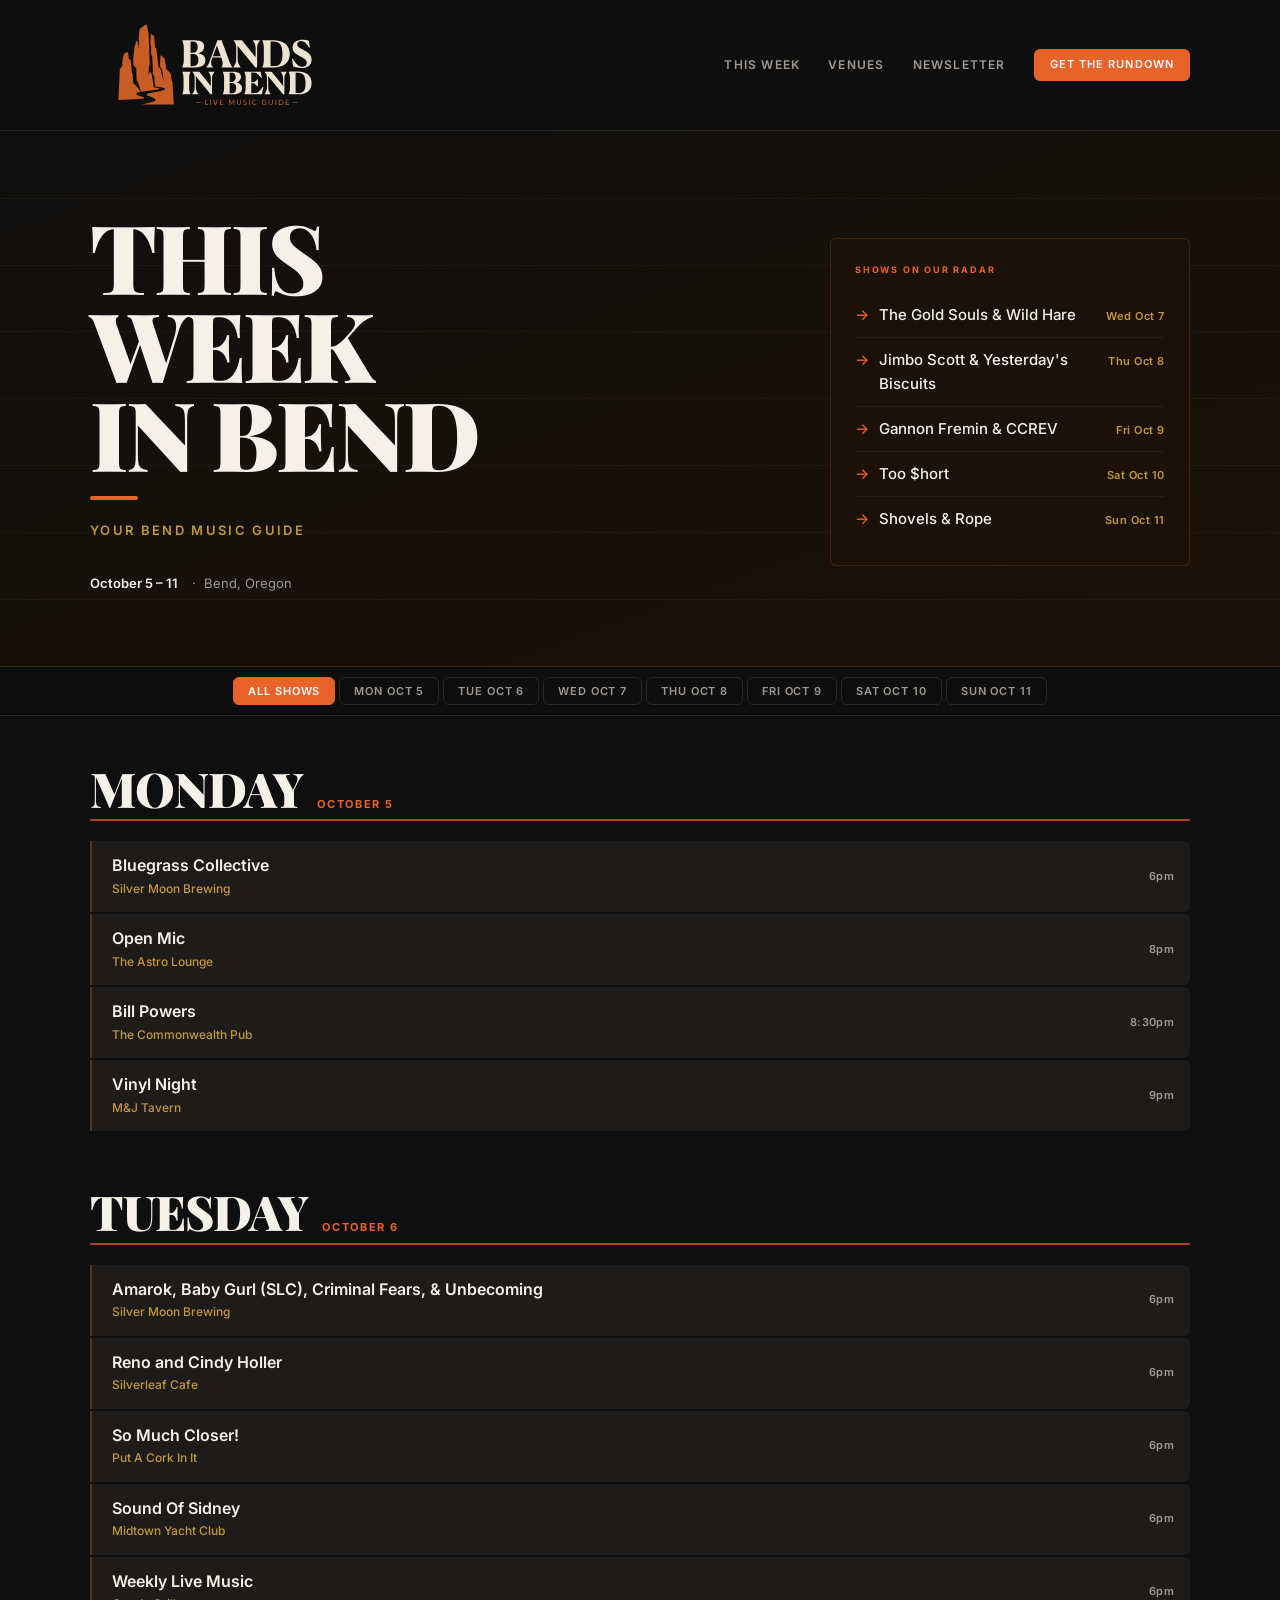
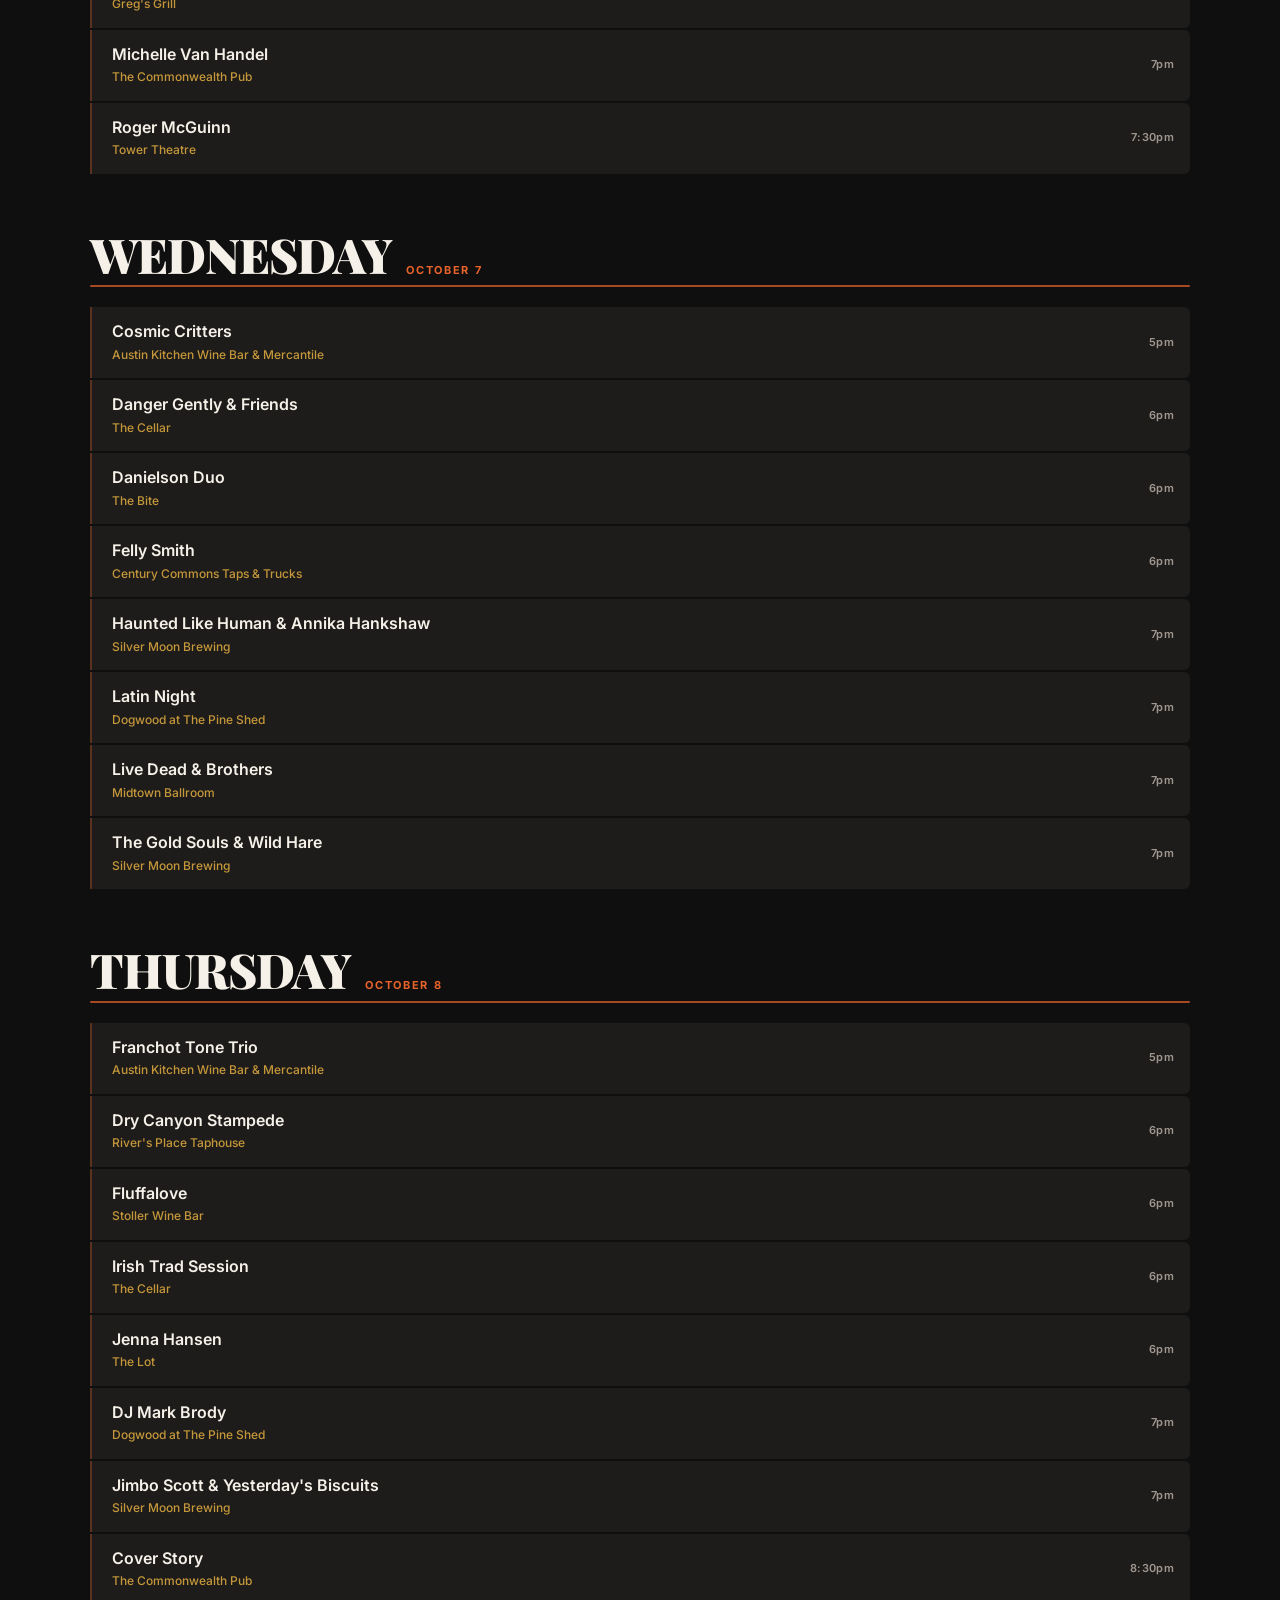
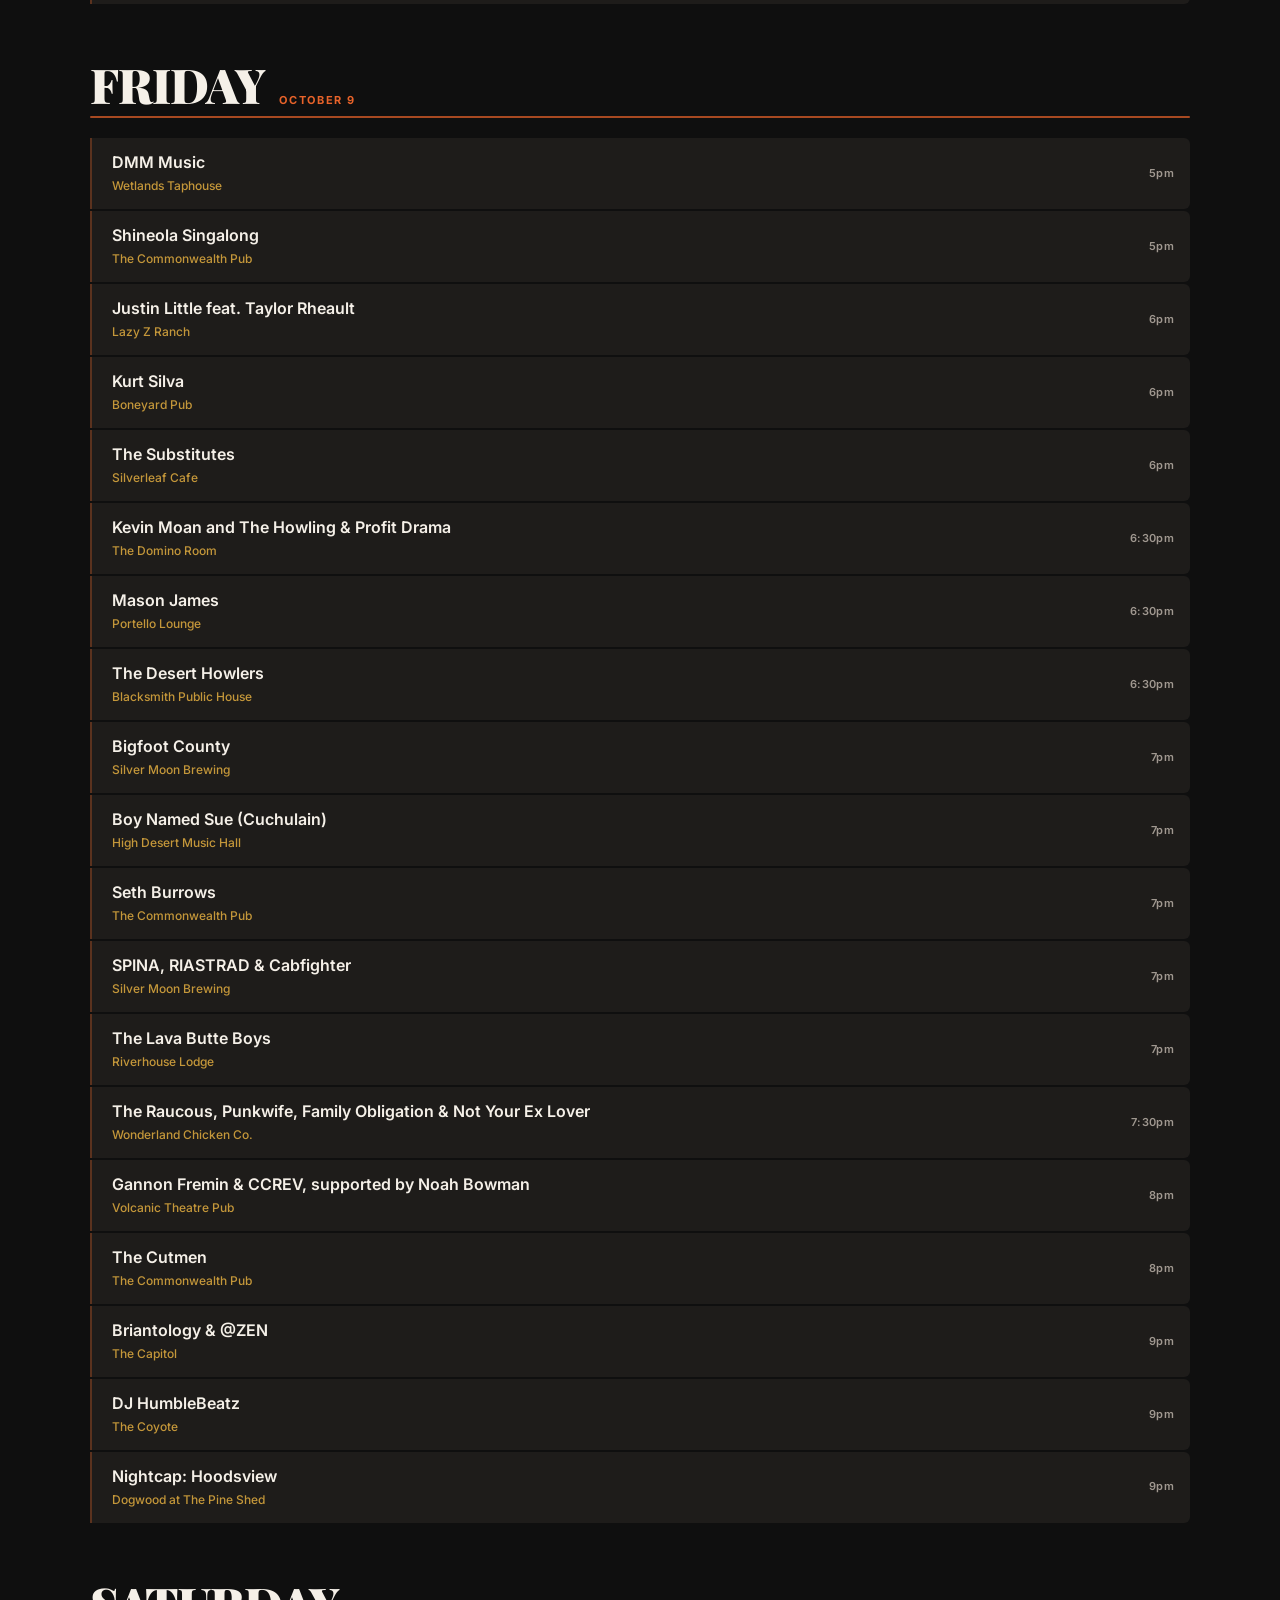
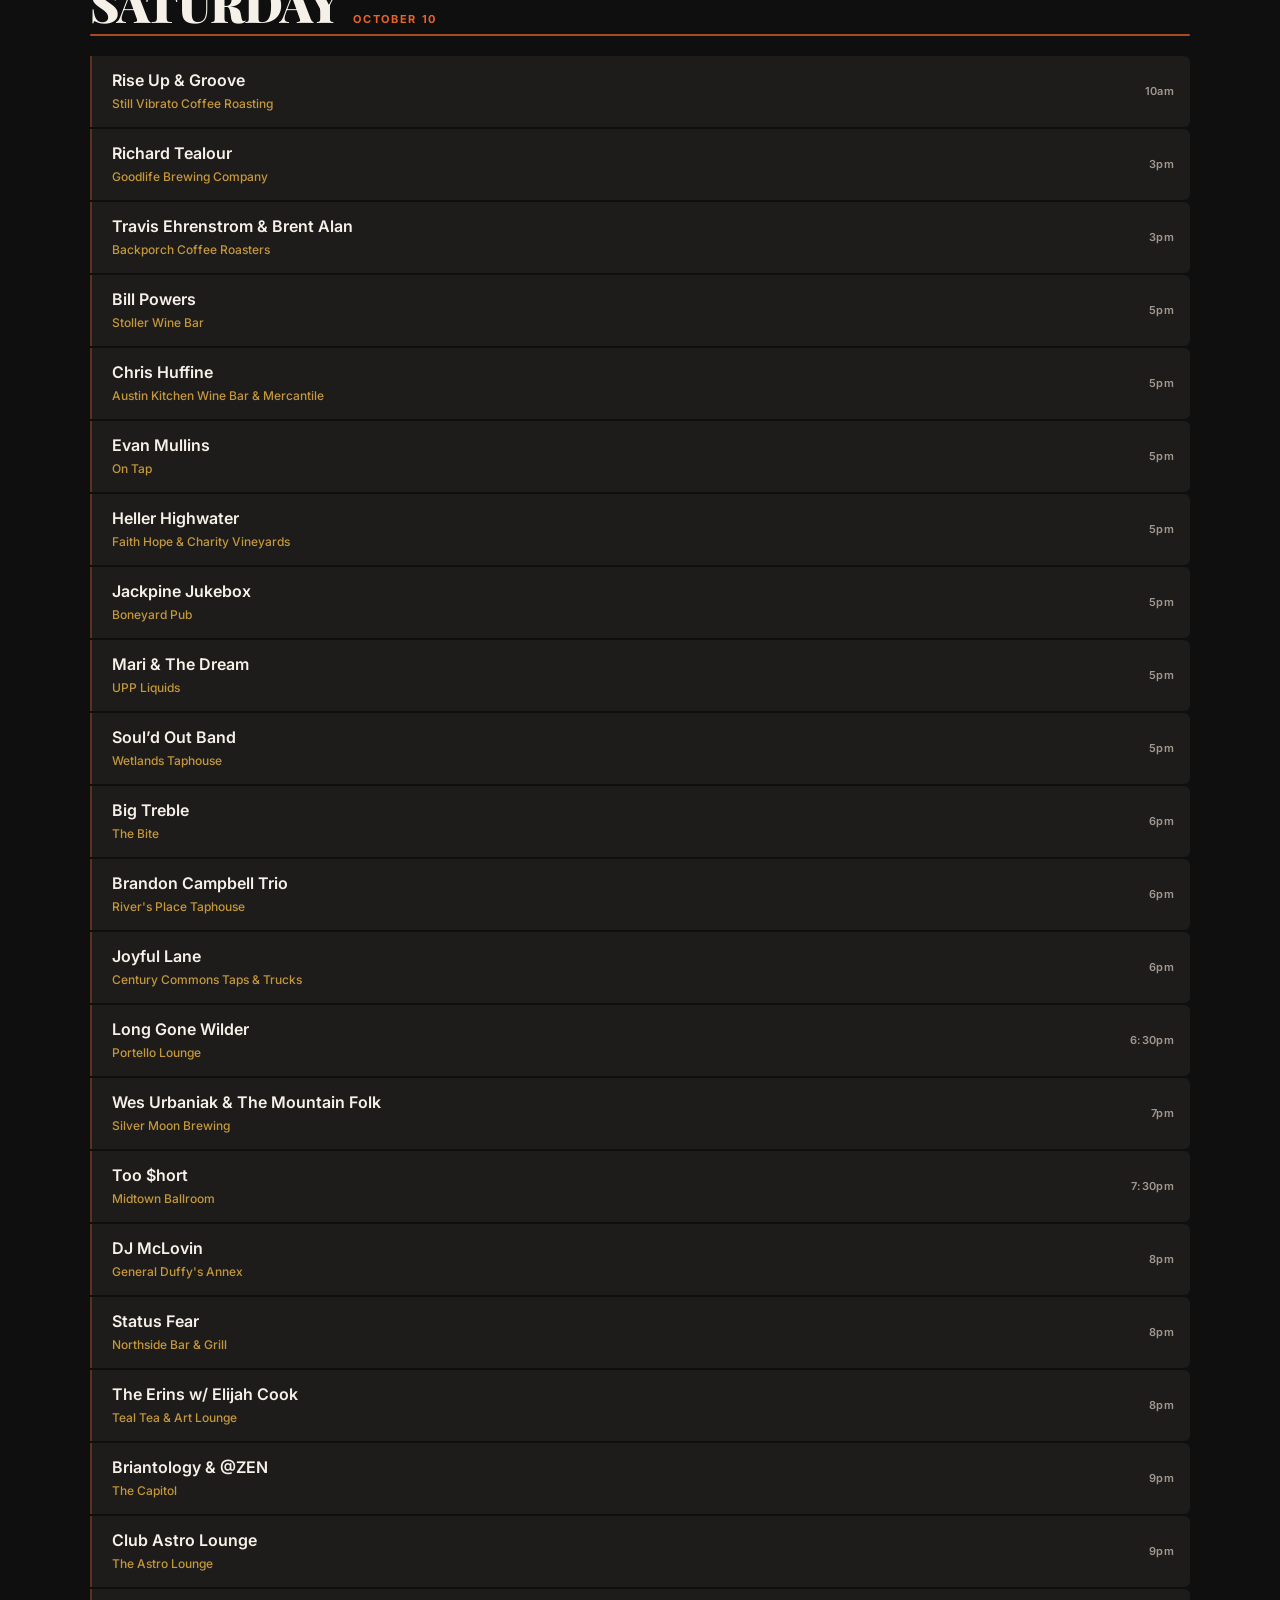
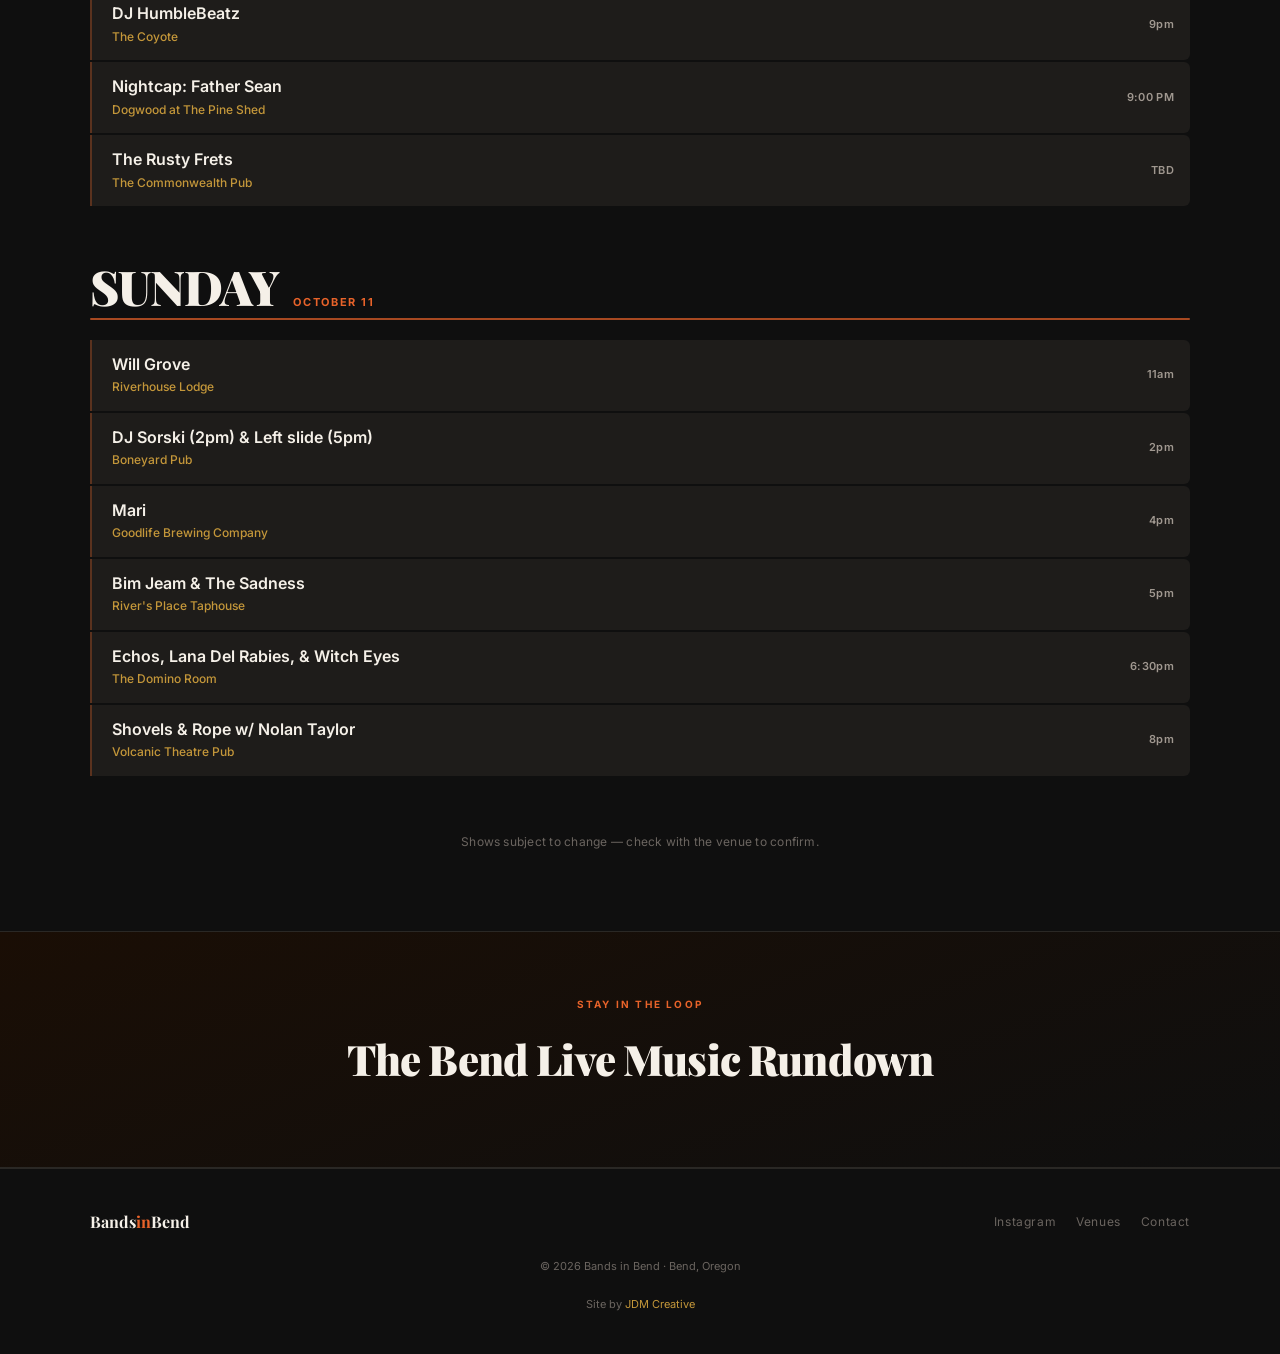
<file: index.html>
<!DOCTYPE html>
<html lang="en">
<head>
  <meta charset="UTF-8" />
  <meta name="viewport" content="width=device-width, initial-scale=1.0" />
  <title>Bands in Bend — Live Music in Bend, Oregon</title>
  <meta name="description" content="Your weekly guide to live music in Bend, Oregon. Shows, venues, and times — updated every week." />
  <meta property="og:title" content="Bands in Bend" />
  <meta property="og:description" content="Your weekly guide to live music in Bend, Oregon." />
  <meta property="og:type" content="website" />
  <meta property="og:url" content="https://bandsinbend.com" />
  <meta property="og:image" content="https://bandsinbend.com/og-image.png" />
  <meta property="og:image:width" content="1200" />
  <meta property="og:image:height" content="630" />
  <meta property="og:image:alt" content="Bands in Bend — Live Music Guide" />
  <meta name="twitter:card" content="summary_large_image" />
  <meta name="twitter:title" content="Bands in Bend" />
  <meta name="twitter:description" content="Your weekly guide to live music in Bend, Oregon." />
  <meta name="twitter:image" content="https://bandsinbend.com/og-image.png" />
  <meta name="theme-color" content="#0F0F0F" />
  <link rel="icon" type="image/svg+xml" href="favicon.svg" />
  <link rel="apple-touch-icon" href="apple-touch-icon.png" />
  <link rel="stylesheet" href="style.css" />
</head>
<body>

  <header>
    <div class="header-inner">
      <a href="/" class="logo"><img src="bands-in-bend-logo.svg" alt="Bands in Bend" /></a>
      <nav>
        <a href="#shows">This Week</a>
        <a href="venues.html">Venues</a>
        <a href="#newsletter">Newsletter</a>
        <a href="#newsletter" class="nav-cta">Get the Rundown</a>
      </nav>
    </div>
  </header>

  <section class="hero">
    <div class="hero-bg"></div>
    <div class="hero-lines" aria-hidden="true">
      <span style="top:12.5%"></span>
      <span style="top:25%"></span>
      <span style="top:37.5%"></span>
      <span style="top:50%"></span>
      <span style="top:62.5%"></span>
      <span style="top:75%"></span>
      <span style="top:87.5%"></span>
    </div>
    <div class="hero-content">
      <div>
        <h1 class="hero-title">THIS<br>WEEK<br>IN BEND</h1>
        <div class="hero-rule"></div>
        <div class="hero-sub">Your Bend Music Guide</div>
        <div class="hero-week">
          <strong id="week-label">This Week</strong>
          &nbsp;·&nbsp; Bend, Oregon
        </div>
      </div>
      <div class="highlights-card">
        <div class="highlights-label">Shows on Our Radar</div>
        <div id="highlights-list"></div>
      </div>
    </div>
  </section>

  <nav class="week-nav" aria-label="Filter by day">
    <div class="week-nav-inner" id="week-nav"></div>
  </nav>

  <section class="shows-section" id="shows">
    <div class="shows-inner" id="shows-container"></div>
    <p class="shows-disclaimer">Shows subject to change — check with the venue to confirm.</p>
  </section>

  <section class="newsletter" id="newsletter">
    <div class="newsletter-eyebrow">Stay in the loop</div>
    <h2 class="newsletter-title">The Bend Live Music Rundown</h2>
    <div class="newsletter-embed">
      <!-- Sender.net embedded signup form -->
      <div class="sender-form-field" data-sender-form-id="dL9y6j"></div>
    </div>
  </section>

  <footer>
    <div class="footer-inner">
      <div class="footer-logo">Bands<span>in</span>Bend</div>
      <div class="footer-links">
        <a href="https://www.instagram.com/bandsinbend" target="_blank">Instagram</a>
        <a href="venues.html">Venues</a>
        <a href="mailto:bandsinbend@gmail.com">Contact</a>
      </div>
      <div class="footer-copy">© 2026 Bands in Bend · Bend, Oregon</div>
      <div class="footer-credit">Site by <a href="https://jdmcreative.co" target="_blank" rel="noopener">JDM Creative</a></div>
    </div>
  </footer>

  <!-- Sender.net -->
  <script>
    (function (s, e, n, d, er) {
      s['Sender'] = er;
      s[er] = s[er] || function () {
        (s[er].q = s[er].q || []).push(arguments)
      }, s[er].l = 1 * new Date();
      s[er].on = function(event, callback) {
        s[er].listeners = s[er].listeners || {};
        (s[er].listeners[event] = s[er].listeners[event] || []).push(callback);
      };
      var a = e.createElement(n),
          m = e.getElementsByTagName(n)[0];
      a.async = 1;
      a.src = d;
      m.parentNode.insertBefore(a, m)
    })(window, document, 'script', 'https://cdn.sender.net/accounts_resources/universal.js', 'sender');
    sender('7b1d3a0c8d6841')
  </script>

  <script src="shows.js"></script>
  <script src="main.js"></script>

</body>
</html>
</file>
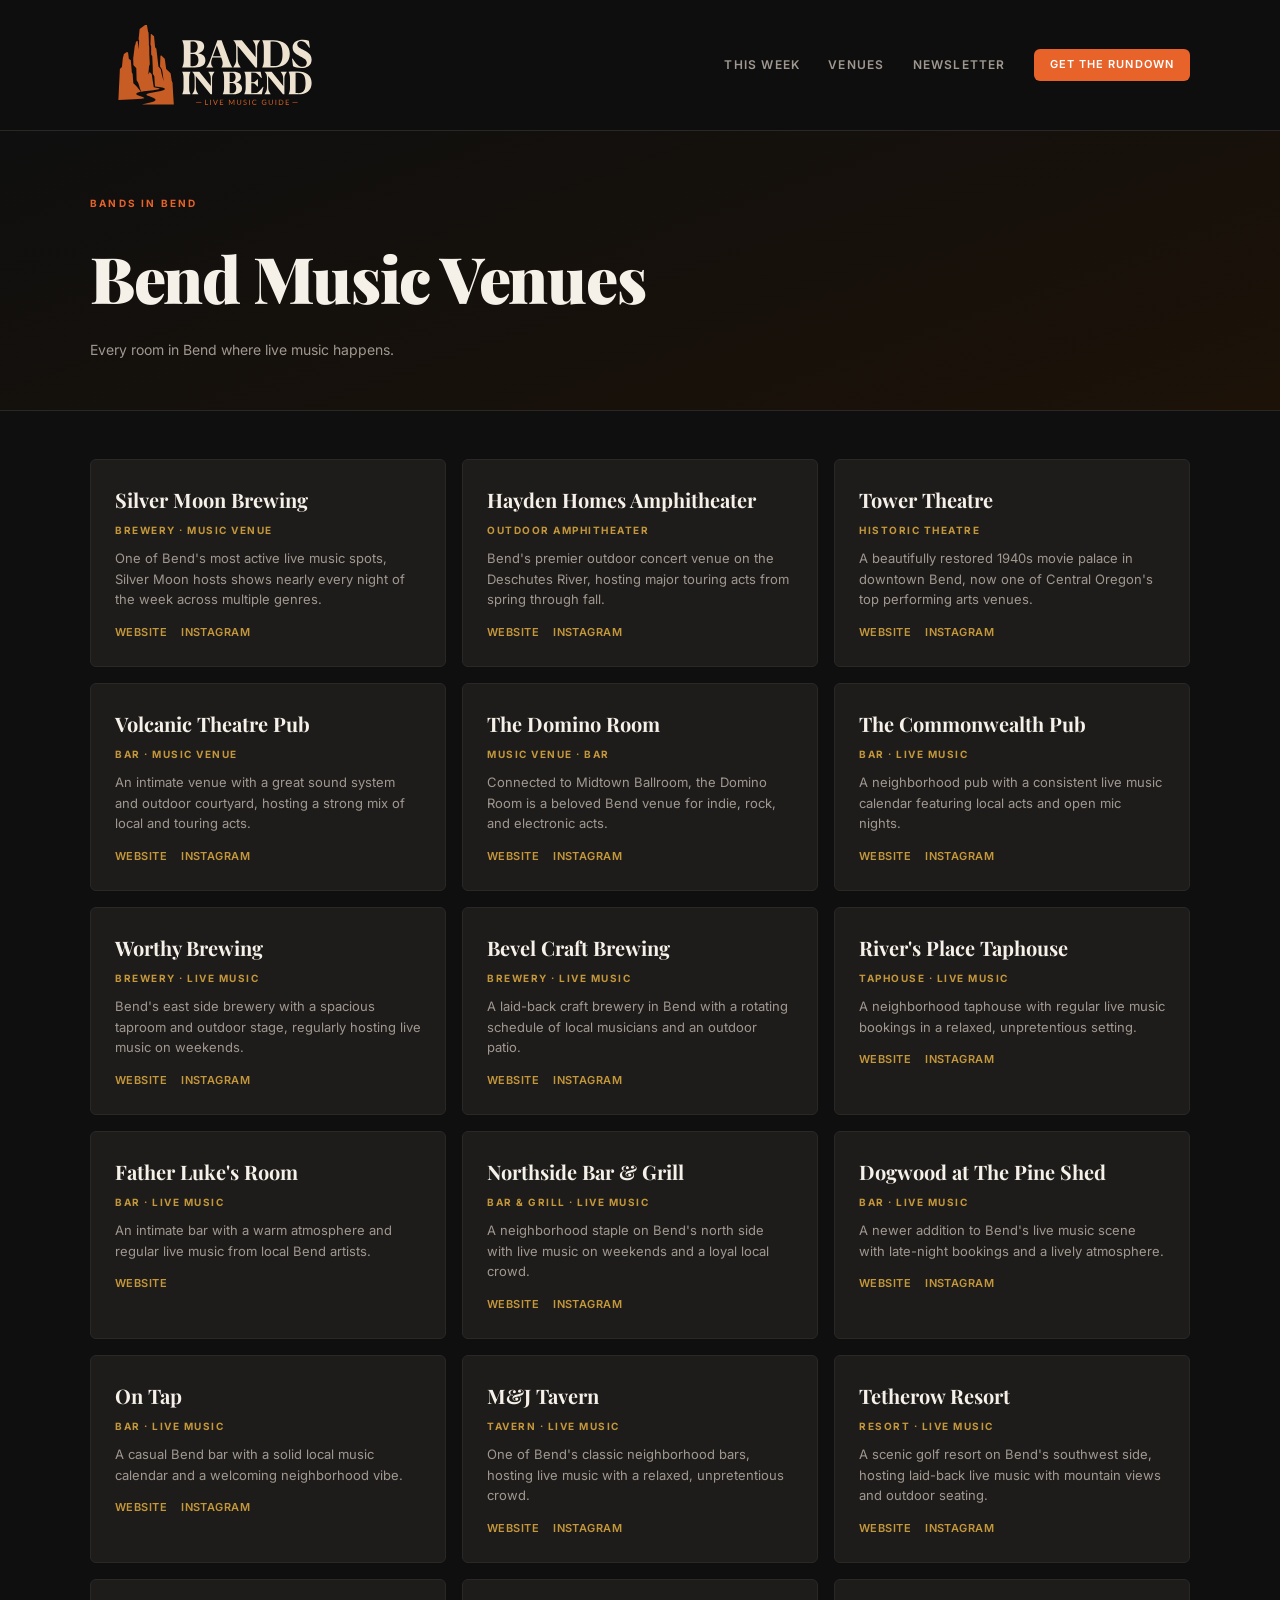
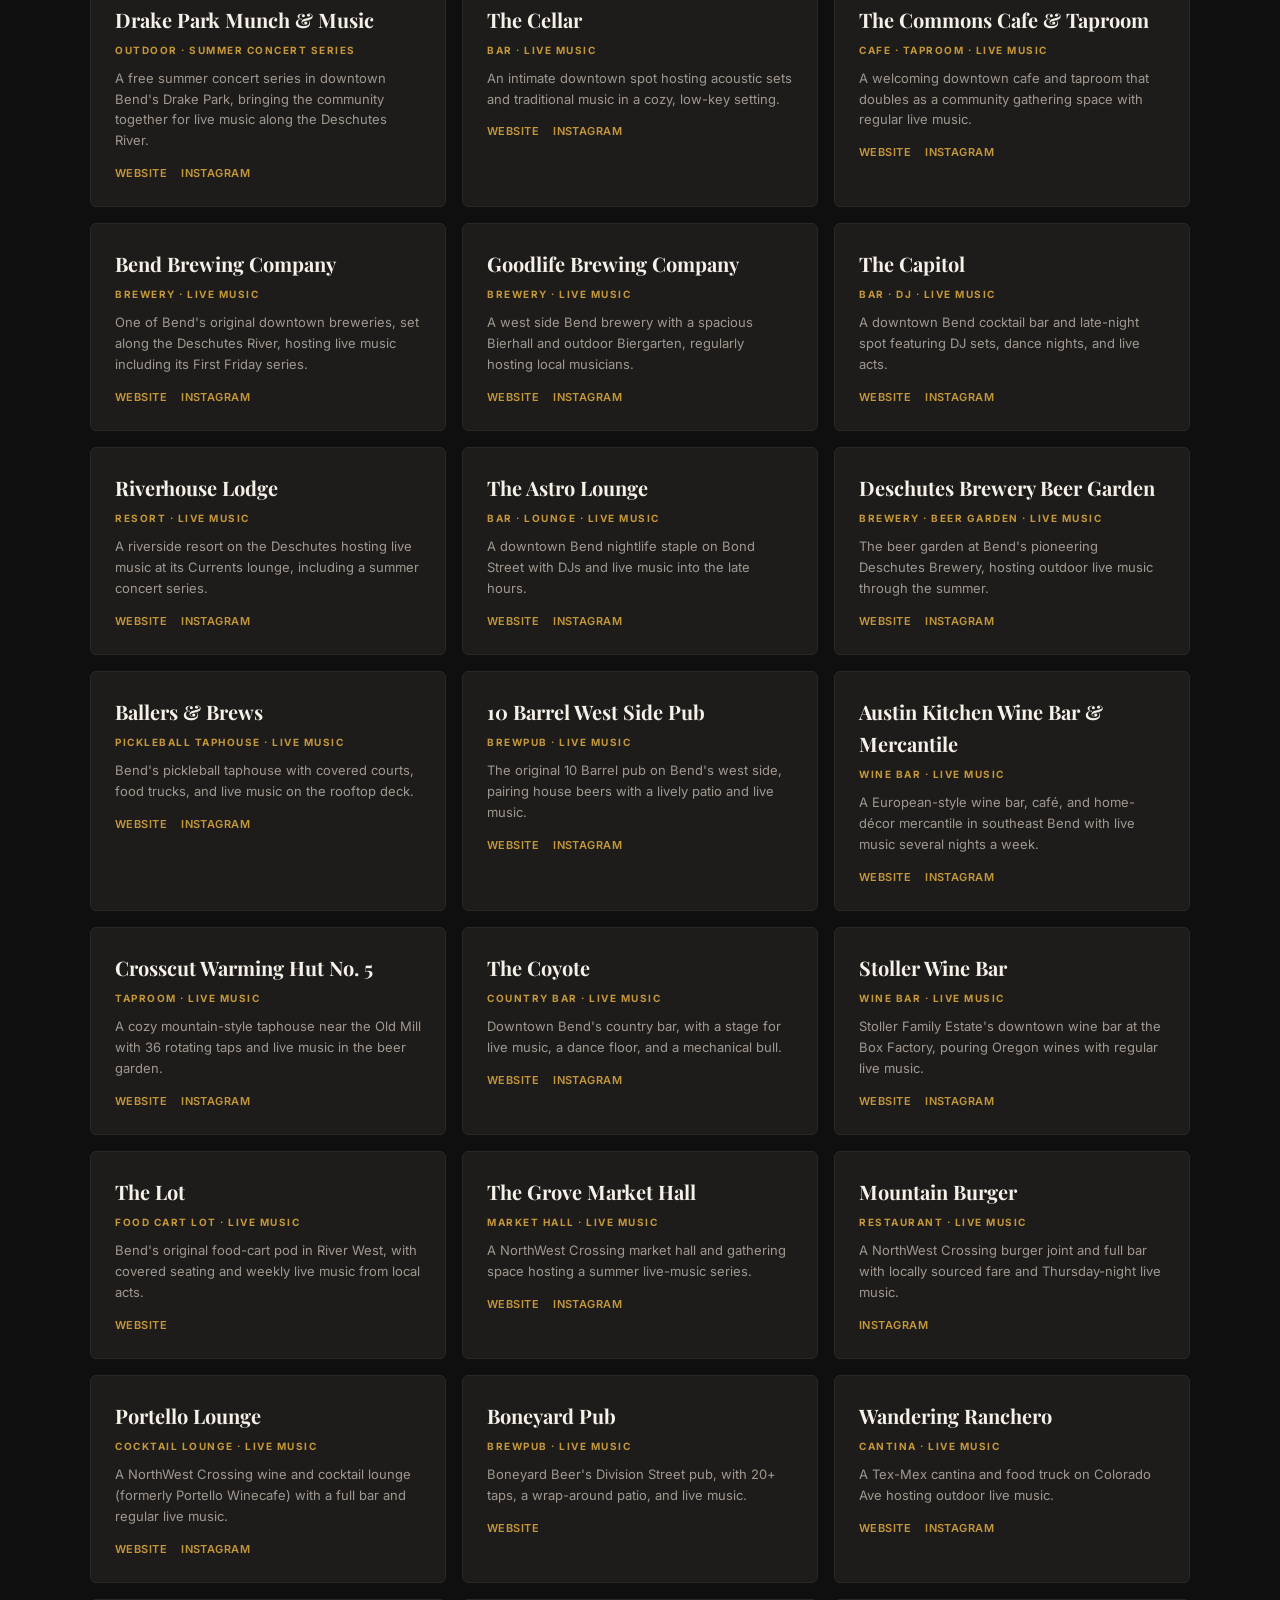
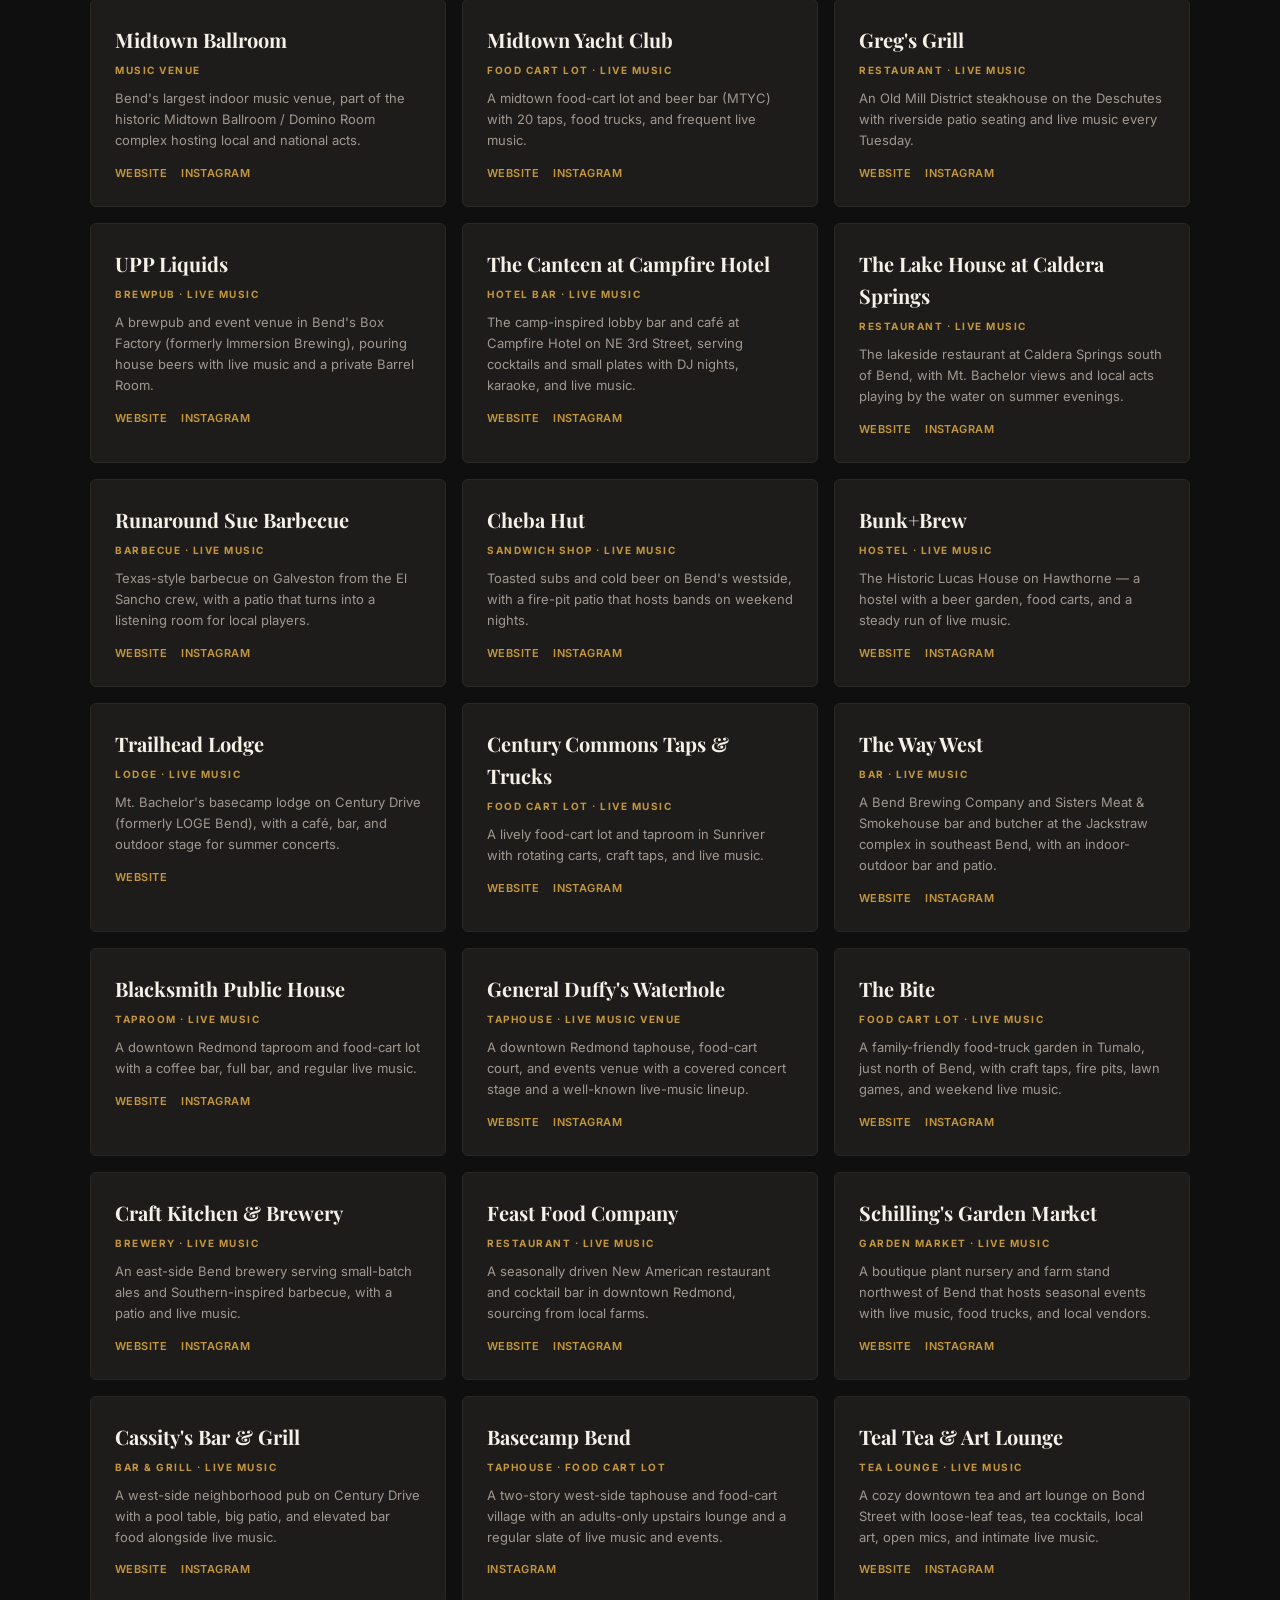
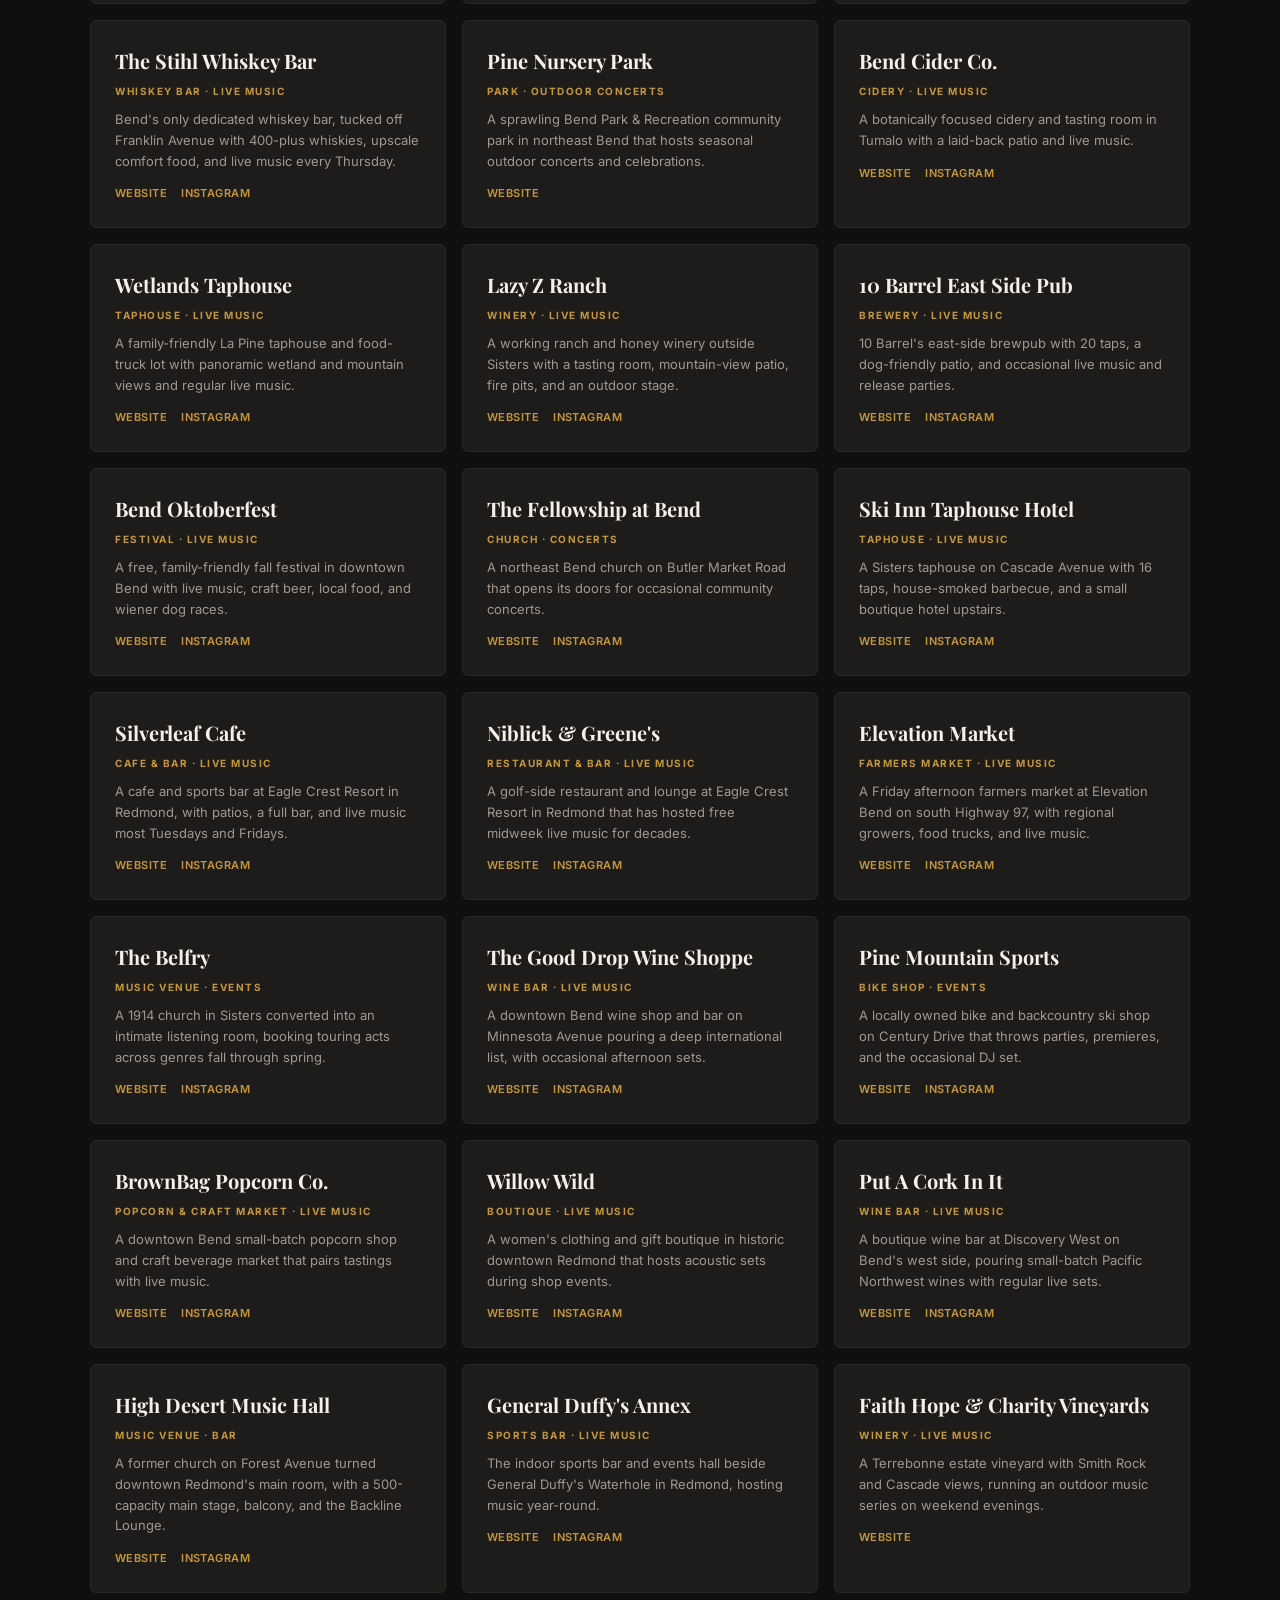
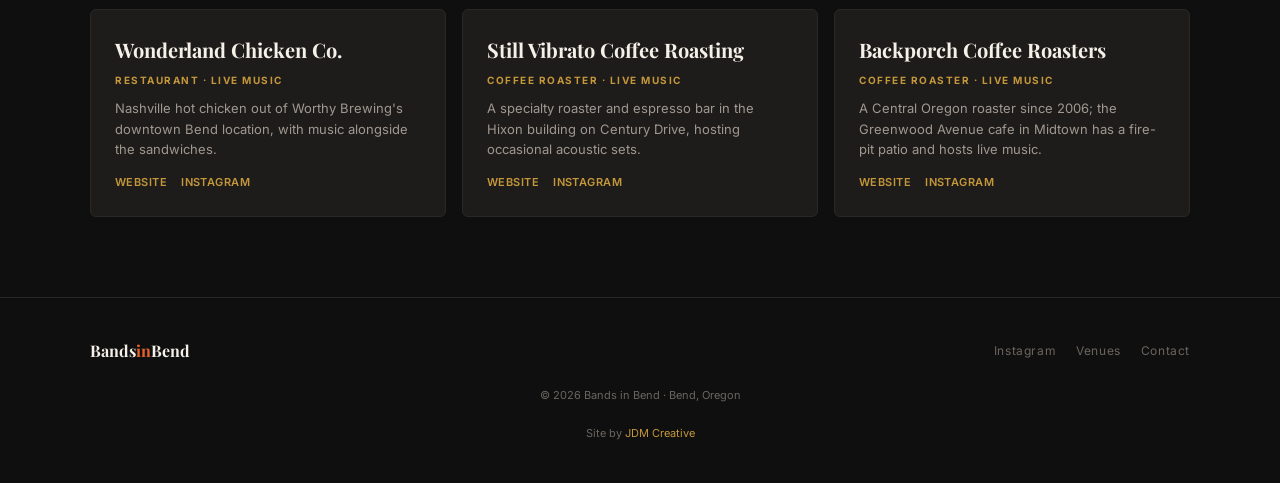
<file: venues.html>
<!DOCTYPE html>
<html lang="en">
<head>
  <meta charset="UTF-8" />
  <meta name="viewport" content="width=device-width, initial-scale=1.0" />
  <title>Venues — Bands in Bend</title>
  <meta name="description" content="Live music venues in Bend, Oregon — Silver Moon, Tower Theatre, Hayden Homes Amphitheater, and more." />
  <meta property="og:title" content="Venues — Bands in Bend" />
  <meta property="og:description" content="Live music venues in Bend, Oregon — Silver Moon, Tower Theatre, Hayden Homes Amphitheater, and more." />
  <meta property="og:type" content="website" />
  <meta property="og:url" content="https://bandsinbend.com/venues.html" />
  <meta property="og:image" content="https://bandsinbend.com/og-image.png" />
  <meta property="og:image:width" content="1200" />
  <meta property="og:image:height" content="630" />
  <meta property="og:image:alt" content="Bands in Bend — Live Music Guide" />
  <meta name="twitter:card" content="summary_large_image" />
  <meta name="twitter:title" content="Venues — Bands in Bend" />
  <meta name="twitter:description" content="Live music venues in Bend, Oregon." />
  <meta name="twitter:image" content="https://bandsinbend.com/og-image.png" />
  <meta name="theme-color" content="#0F0F0F" />
  <link rel="icon" type="image/svg+xml" href="favicon.svg" />
  <link rel="apple-touch-icon" href="apple-touch-icon.png" />
  <link rel="stylesheet" href="style.css" />
  <style>
    .venues-hero {
      padding: 64px 24px 48px;
      background: linear-gradient(160deg, #0F0F0F 0%, #1c1208 100%);
      border-bottom: 1px solid var(--border);
    }
    .venues-hero-inner { max-width: var(--max-w); margin: 0 auto; }
    .venues-title {
      font-family: var(--font-display);
      font-size: clamp(36px, 6vw, 64px);
      font-weight: 900;
      color: var(--cream);
      letter-spacing: -0.02em;
      margin-bottom: 10px;
    }
    .venues-sub { font-size: 14px; color: var(--lgray); }
    .venues-section { padding: 48px 24px 80px; }
    .venues-grid {
      max-width: var(--max-w);
      margin: 0 auto;
      display: grid;
      grid-template-columns: repeat(auto-fill, minmax(300px, 1fr));
      gap: 16px;
    }
    .venue-card {
      background: var(--mid);
      border: 1px solid var(--border);
      border-radius: var(--radius);
      padding: 24px;
      transition: border-color 0.15s;
    }
    .venue-card:hover { border-color: rgba(232,99,42,0.4); }
    .venue-name {
      font-family: var(--font-display);
      font-size: 20px;
      font-weight: 700;
      color: var(--cream);
      margin-bottom: 6px;
    }
    .venue-type {
      font-size: 10px;
      font-weight: 700;
      letter-spacing: 0.15em;
      text-transform: uppercase;
      color: var(--gold);
      margin-bottom: 10px;
    }
    .venue-desc { font-size: 13px; color: var(--lgray); line-height: 1.6; }
    .venue-links { display: flex; gap: 14px; margin-top: 14px; }
    .venue-links a {
      font-size: 11px;
      font-weight: 600;
      letter-spacing: 0.04em;
      text-transform: uppercase;
      color: var(--gold);
      text-decoration: none;
      transition: color 0.15s;
    }
    .venue-links a:hover { color: var(--orange); }
  </style>
</head>
<body>

  <header>
    <div class="header-inner">
      <a href="/" class="logo"><img src="bands-in-bend-logo.svg" alt="Bands in Bend" /></a>
      <nav>
        <a href="/#shows">This Week</a>
        <a href="venues.html">Venues</a>
        <a href="/#newsletter">Newsletter</a>
        <a href="/#newsletter" class="nav-cta">Get the Rundown</a>
      </nav>
    </div>
  </header>

  <section class="venues-hero">
    <div class="venues-hero-inner">
      <div class="hero-eyebrow">Bands in Bend</div>
      <h1 class="venues-title">Bend Music Venues</h1>
      <p class="venues-sub">Every room in Bend where live music happens.</p>
    </div>
  </section>

  <section class="venues-section">
    <div class="venues-grid">

      <div class="venue-card">
        <div class="venue-name">Silver Moon Brewing</div>
        <div class="venue-type">Brewery · Music Venue</div>
        <p class="venue-desc">One of Bend's most active live music spots, Silver Moon hosts shows nearly every night of the week across multiple genres.</p>
        <div class="venue-links">
          <a href="https://www.silvermoonbrewing.com/events" target="_blank" rel="noopener">Website</a>
          <a href="https://www.instagram.com/silvermoonbrewing" target="_blank" rel="noopener">Instagram</a>
        </div>
      </div>

      <div class="venue-card">
        <div class="venue-name">Hayden Homes Amphitheater</div>
        <div class="venue-type">Outdoor Amphitheater</div>
        <p class="venue-desc">Bend's premier outdoor concert venue on the Deschutes River, hosting major touring acts from spring through fall.</p>
        <div class="venue-links">
          <a href="https://www.bendconcerts.com/events" target="_blank" rel="noopener">Website</a>
          <a href="https://www.instagram.com/bendconcerts" target="_blank" rel="noopener">Instagram</a>
        </div>
      </div>

      <div class="venue-card">
        <div class="venue-name">Tower Theatre</div>
        <div class="venue-type">Historic Theatre</div>
        <p class="venue-desc">A beautifully restored 1940s movie palace in downtown Bend, now one of Central Oregon's top performing arts venues.</p>
        <div class="venue-links">
          <a href="https://www.towertheatre.org" target="_blank" rel="noopener">Website</a>
          <a href="https://www.instagram.com/towertheatrebend" target="_blank" rel="noopener">Instagram</a>
        </div>
      </div>

      <div class="venue-card">
        <div class="venue-name">Volcanic Theatre Pub</div>
        <div class="venue-type">Bar · Music Venue</div>
        <p class="venue-desc">An intimate venue with a great sound system and outdoor courtyard, hosting a strong mix of local and touring acts.</p>
        <div class="venue-links">
          <a href="https://www.volcanictheatre.com/events" target="_blank" rel="noopener">Website</a>
          <a href="https://www.instagram.com/volcanictheatrepub" target="_blank" rel="noopener">Instagram</a>
        </div>
      </div>

      <div class="venue-card">
        <div class="venue-name">The Domino Room</div>
        <div class="venue-type">Music Venue · Bar</div>
        <p class="venue-desc">Connected to Midtown Ballroom, the Domino Room is a beloved Bend venue for indie, rock, and electronic acts.</p>
        <div class="venue-links">
          <a href="https://midtownballroom.com/calendar" target="_blank" rel="noopener">Website</a>
          <a href="https://www.instagram.com/domino_room" target="_blank" rel="noopener">Instagram</a>
        </div>
      </div>

      <div class="venue-card">
        <div class="venue-name">The Commonwealth Pub</div>
        <div class="venue-type">Bar · Live Music</div>
        <p class="venue-desc">A neighborhood pub with a consistent live music calendar featuring local acts and open mic nights.</p>
        <div class="venue-links">
          <a href="https://thecommonwealthpub.com/events/" target="_blank" rel="noopener">Website</a>
          <a href="https://www.instagram.com/thecommonwealthpub" target="_blank" rel="noopener">Instagram</a>
        </div>
      </div>

      <div class="venue-card">
        <div class="venue-name">Worthy Brewing</div>
        <div class="venue-type">Brewery · Live Music</div>
        <p class="venue-desc">Bend's east side brewery with a spacious taproom and outdoor stage, regularly hosting live music on weekends.</p>
        <div class="venue-links">
          <a href="https://worthybrewing.com/events-and-concerts" target="_blank" rel="noopener">Website</a>
          <a href="https://www.instagram.com/worthybrewing" target="_blank" rel="noopener">Instagram</a>
        </div>
      </div>

      <div class="venue-card">
        <div class="venue-name">Bevel Craft Brewing</div>
        <div class="venue-type">Brewery · Live Music</div>
        <p class="venue-desc">A laid-back craft brewery in Bend with a rotating schedule of local musicians and an outdoor patio.</p>
        <div class="venue-links">
          <a href="https://www.bevelbeer.com/events-2/" target="_blank" rel="noopener">Website</a>
          <a href="https://www.instagram.com/bevelbeer" target="_blank" rel="noopener">Instagram</a>
        </div>
      </div>

      <div class="venue-card">
        <div class="venue-name">River's Place Taphouse</div>
        <div class="venue-type">Taphouse · Live Music</div>
        <p class="venue-desc">A neighborhood taphouse with regular live music bookings in a relaxed, unpretentious setting.</p>
        <div class="venue-links">
          <a href="https://riversplacebend.com/events" target="_blank" rel="noopener">Website</a>
          <a href="https://www.instagram.com/riversplacebend" target="_blank" rel="noopener">Instagram</a>
        </div>
      </div>

      <div class="venue-card">
        <div class="venue-name">Father Luke's Room</div>
        <div class="venue-type">Bar · Live Music</div>
        <p class="venue-desc">An intimate bar with a warm atmosphere and regular live music from local Bend artists.</p>
        <div class="venue-links">
          <a href="https://www.mcmenamins.com/old-st-francis-school/father-lukes-room" target="_blank" rel="noopener">Website</a>
        </div>
      </div>

      <div class="venue-card">
        <div class="venue-name">Northside Bar &amp; Grill</div>
        <div class="venue-type">Bar &amp; Grill · Live Music</div>
        <p class="venue-desc">A neighborhood staple on Bend's north side with live music on weekends and a loyal local crowd.</p>
        <div class="venue-links">
          <a href="https://northsidebarfun.com/" target="_blank" rel="noopener">Website</a>
          <a href="https://www.instagram.com/northsidebar541" target="_blank" rel="noopener">Instagram</a>
        </div>
      </div>

      <div class="venue-card">
        <div class="venue-name">Dogwood at The Pine Shed</div>
        <div class="venue-type">Bar · Live Music</div>
        <p class="venue-desc">A newer addition to Bend's live music scene with late-night bookings and a lively atmosphere.</p>
        <div class="venue-links">
          <a href="https://www.dogwoodatthepineshed.com/events" target="_blank" rel="noopener">Website</a>
          <a href="https://www.instagram.com/dogwoodatthepineshed" target="_blank" rel="noopener">Instagram</a>
        </div>
      </div>

      <div class="venue-card">
        <div class="venue-name">On Tap</div>
        <div class="venue-type">Bar · Live Music</div>
        <p class="venue-desc">A casual Bend bar with a solid local music calendar and a welcoming neighborhood vibe.</p>
        <div class="venue-links">
          <a href="https://www.ontapbend.com" target="_blank" rel="noopener">Website</a>
          <a href="https://www.instagram.com/ontapbend" target="_blank" rel="noopener">Instagram</a>
        </div>
      </div>

      <div class="venue-card">
        <div class="venue-name">M&amp;J Tavern</div>
        <div class="venue-type">Tavern · Live Music</div>
        <p class="venue-desc">One of Bend's classic neighborhood bars, hosting live music with a relaxed, unpretentious crowd.</p>
        <div class="venue-links">
          <a href="https://mj-tavern.com" target="_blank" rel="noopener">Website</a>
          <a href="https://www.instagram.com/mandjtavernbend" target="_blank" rel="noopener">Instagram</a>
        </div>
      </div>

      <div class="venue-card">
        <div class="venue-name">Tetherow Resort</div>
        <div class="venue-type">Resort · Live Music</div>
        <p class="venue-desc">A scenic golf resort on Bend's southwest side, hosting laid-back live music with mountain views and outdoor seating.</p>
        <div class="venue-links">
          <a href="https://tetherow.com/play/special-events/" target="_blank" rel="noopener">Website</a>
          <a href="https://www.instagram.com/tetherowresort" target="_blank" rel="noopener">Instagram</a>
        </div>
      </div>

      <div class="venue-card">
        <div class="venue-name">Drake Park Munch &amp; Music</div>
        <div class="venue-type">Outdoor · Summer Concert Series</div>
        <p class="venue-desc">A free summer concert series in downtown Bend's Drake Park, bringing the community together for live music along the Deschutes River.</p>
        <div class="venue-links">
          <a href="https://www.munchandmusic.com" target="_blank" rel="noopener">Website</a>
          <a href="https://www.instagram.com/munchandmusicbend" target="_blank" rel="noopener">Instagram</a>
        </div>
      </div>

      <div class="venue-card">
        <div class="venue-name">The Cellar</div>
        <div class="venue-type">Bar · Live Music</div>
        <p class="venue-desc">An intimate downtown spot hosting acoustic sets and traditional music in a cozy, low-key setting.</p>
        <div class="venue-links">
          <a href="https://www.porterbrewingco.com/events-1" target="_blank" rel="noopener">Website</a>
          <a href="https://www.instagram.com/the_cellar_pbc" target="_blank" rel="noopener">Instagram</a>
        </div>
      </div>

      <div class="venue-card">
        <div class="venue-name">The Commons Cafe &amp; Taproom</div>
        <div class="venue-type">Cafe · Taproom · Live Music</div>
        <p class="venue-desc">A welcoming downtown cafe and taproom that doubles as a community gathering space with regular live music.</p>
        <div class="venue-links">
          <a href="https://www.thecommonsbend.com" target="_blank" rel="noopener">Website</a>
          <a href="https://www.instagram.com/thecommonsbend" target="_blank" rel="noopener">Instagram</a>
        </div>
      </div>

      <div class="venue-card">
        <div class="venue-name">Bend Brewing Company</div>
        <div class="venue-type">Brewery · Live Music</div>
        <p class="venue-desc">One of Bend's original downtown breweries, set along the Deschutes River, hosting live music including its First Friday series.</p>
        <div class="venue-links">
          <a href="https://www.bendbrewingco.com/calendar-events" target="_blank" rel="noopener">Website</a>
          <a href="https://www.instagram.com/bendbrewingco" target="_blank" rel="noopener">Instagram</a>
        </div>
      </div>

      <div class="venue-card">
        <div class="venue-name">Goodlife Brewing Company</div>
        <div class="venue-type">Brewery · Live Music</div>
        <p class="venue-desc">A west side Bend brewery with a spacious Bierhall and outdoor Biergarten, regularly hosting local musicians.</p>
        <div class="venue-links">
          <a href="https://www.goodlifebrewing.com/bend-events/" target="_blank" rel="noopener">Website</a>
          <a href="https://www.instagram.com/goodlifebrewing" target="_blank" rel="noopener">Instagram</a>
        </div>
      </div>

      <div class="venue-card">
        <div class="venue-name">The Capitol</div>
        <div class="venue-type">Bar · DJ · Live Music</div>
        <p class="venue-desc">A downtown Bend cocktail bar and late-night spot featuring DJ sets, dance nights, and live acts.</p>
        <div class="venue-links">
          <a href="https://thecapitolbend.com" target="_blank" rel="noopener">Website</a>
          <a href="https://www.instagram.com/thecapitol_bend" target="_blank" rel="noopener">Instagram</a>
        </div>
      </div>

      <div class="venue-card">
        <div class="venue-name">Riverhouse Lodge</div>
        <div class="venue-type">Resort · Live Music</div>
        <p class="venue-desc">A riverside resort on the Deschutes hosting live music at its Currents lounge, including a summer concert series.</p>
        <div class="venue-links">
          <a href="https://www.riverhouse.com" target="_blank" rel="noopener">Website</a>
          <a href="https://www.instagram.com/riverhousebend" target="_blank" rel="noopener">Instagram</a>
        </div>
      </div>

      <div class="venue-card">
        <div class="venue-name">The Astro Lounge</div>
        <div class="venue-type">Bar · Lounge · Live Music</div>
        <p class="venue-desc">A downtown Bend nightlife staple on Bond Street with DJs and live music into the late hours.</p>
        <div class="venue-links">
          <a href="https://www.astroloungebend.com/events" target="_blank" rel="noopener">Website</a>
          <a href="https://www.instagram.com/the_astro_lounge_bend" target="_blank" rel="noopener">Instagram</a>
        </div>
      </div>

      <div class="venue-card">
        <div class="venue-name">Deschutes Brewery Beer Garden</div>
        <div class="venue-type">Brewery · Beer Garden · Live Music</div>
        <p class="venue-desc">The beer garden at Bend's pioneering Deschutes Brewery, hosting outdoor live music through the summer.</p>
        <div class="venue-links">
          <a href="https://deschutesbrewery.com/pages/bend-tasting-room-beer-garden" target="_blank" rel="noopener">Website</a>
          <a href="https://www.instagram.com/deschutesbrewerybendpub" target="_blank" rel="noopener">Instagram</a>
        </div>
      </div>

      <div class="venue-card">
        <div class="venue-name">Ballers &amp; Brews</div>
        <div class="venue-type">Pickleball Taphouse · Live Music</div>
        <p class="venue-desc">Bend's pickleball taphouse with covered courts, food trucks, and live music on the rooftop deck.</p>
        <div class="venue-links">
          <a href="https://ballersandbrews.com" target="_blank" rel="noopener">Website</a>
          <a href="https://www.instagram.com/ballersandbrews" target="_blank" rel="noopener">Instagram</a>
        </div>
      </div>

      <div class="venue-card">
        <div class="venue-name">10 Barrel West Side Pub</div>
        <div class="venue-type">Brewpub · Live Music</div>
        <p class="venue-desc">The original 10 Barrel pub on Bend's west side, pairing house beers with a lively patio and live music.</p>
        <div class="venue-links">
          <a href="https://10barrel.com/events/" target="_blank" rel="noopener">Website</a>
          <a href="https://www.instagram.com/10barrelwest" target="_blank" rel="noopener">Instagram</a>
        </div>
      </div>

      <div class="venue-card">
        <div class="venue-name">Austin Kitchen Wine Bar &amp; Mercantile</div>
        <div class="venue-type">Wine Bar · Live Music</div>
        <p class="venue-desc">A European-style wine bar, café, and home-décor mercantile in southeast Bend with live music several nights a week.</p>
        <div class="venue-links">
          <a href="https://www.austinmerc.com" target="_blank" rel="noopener">Website</a>
          <a href="https://www.instagram.com/austinmercantile" target="_blank" rel="noopener">Instagram</a>
        </div>
      </div>

      <div class="venue-card">
        <div class="venue-name">Crosscut Warming Hut No. 5</div>
        <div class="venue-type">Taproom · Live Music</div>
        <p class="venue-desc">A cozy mountain-style taphouse near the Old Mill with 36 rotating taps and live music in the beer garden.</p>
        <div class="venue-links">
          <a href="https://crosscutbeer.com" target="_blank" rel="noopener">Website</a>
          <a href="https://www.instagram.com/warminghutno5" target="_blank" rel="noopener">Instagram</a>
        </div>
      </div>

      <div class="venue-card">
        <div class="venue-name">The Coyote</div>
        <div class="venue-type">Country Bar · Live Music</div>
        <p class="venue-desc">Downtown Bend's country bar, with a stage for live music, a dance floor, and a mechanical bull.</p>
        <div class="venue-links">
          <a href="https://www.thecoyotebend.com" target="_blank" rel="noopener">Website</a>
          <a href="https://www.instagram.com/thecoyotebend" target="_blank" rel="noopener">Instagram</a>
        </div>
      </div>

      <div class="venue-card">
        <div class="venue-name">Stoller Wine Bar</div>
        <div class="venue-type">Wine Bar · Live Music</div>
        <p class="venue-desc">Stoller Family Estate's downtown wine bar at the Box Factory, pouring Oregon wines with regular live music.</p>
        <div class="venue-links">
          <a href="https://stollerwinegroup.com/stoller-wine-bar-bend/" target="_blank" rel="noopener">Website</a>
          <a href="https://www.instagram.com/stollerwinebar_bend" target="_blank" rel="noopener">Instagram</a>
        </div>
      </div>

      <div class="venue-card">
        <div class="venue-name">The Lot</div>
        <div class="venue-type">Food Cart Lot · Live Music</div>
        <p class="venue-desc">Bend's original food-cart pod in River West, with covered seating and weekly live music from local acts.</p>
        <div class="venue-links">
          <a href="https://www.thelotbend.com" target="_blank" rel="noopener">Website</a>
        </div>
      </div>

      <div class="venue-card">
        <div class="venue-name">The Grove Market Hall</div>
        <div class="venue-type">Market Hall · Live Music</div>
        <p class="venue-desc">A NorthWest Crossing market hall and gathering space hosting a summer live-music series.</p>
        <div class="venue-links">
          <a href="https://www.grovebend.com" target="_blank" rel="noopener">Website</a>
          <a href="https://www.instagram.com/the_grove_bend" target="_blank" rel="noopener">Instagram</a>
        </div>
      </div>

      <div class="venue-card">
        <div class="venue-name">Mountain Burger</div>
        <div class="venue-type">Restaurant · Live Music</div>
        <p class="venue-desc">A NorthWest Crossing burger joint and full bar with locally sourced fare and Thursday-night live music.</p>
        <div class="venue-links">
          <a href="https://www.instagram.com/mountainburgerbend" target="_blank" rel="noopener">Instagram</a>
        </div>
      </div>

      <div class="venue-card">
        <div class="venue-name">Portello Lounge</div>
        <div class="venue-type">Cocktail Lounge · Live Music</div>
        <p class="venue-desc">A NorthWest Crossing wine and cocktail lounge (formerly Portello Winecafe) with a full bar and regular live music.</p>
        <div class="venue-links">
          <a href="https://www.portellobend.com/live-music.html" target="_blank" rel="noopener">Website</a>
          <a href="https://www.instagram.com/portellobend" target="_blank" rel="noopener">Instagram</a>
        </div>
      </div>

      <div class="venue-card">
        <div class="venue-name">Boneyard Pub</div>
        <div class="venue-type">Brewpub · Live Music</div>
        <p class="venue-desc">Boneyard Beer's Division Street pub, with 20+ taps, a wrap-around patio, and live music.</p>
        <div class="venue-links">
          <a href="https://boneyardbeer.com" target="_blank" rel="noopener">Website</a>
        </div>
      </div>

      <div class="venue-card">
        <div class="venue-name">Wandering Ranchero</div>
        <div class="venue-type">Cantina · Live Music</div>
        <p class="venue-desc">A Tex-Mex cantina and food truck on Colorado Ave hosting outdoor live music.</p>
        <div class="venue-links">
          <a href="https://www.wanderingranchero.com" target="_blank" rel="noopener">Website</a>
          <a href="https://www.instagram.com/wanderingranchero" target="_blank" rel="noopener">Instagram</a>
        </div>
      </div>

      <div class="venue-card">
        <div class="venue-name">Midtown Ballroom</div>
        <div class="venue-type">Music Venue</div>
        <p class="venue-desc">Bend's largest indoor music venue, part of the historic Midtown Ballroom / Domino Room complex hosting local and national acts.</p>
        <div class="venue-links">
          <a href="https://midtownballroom.com" target="_blank" rel="noopener">Website</a>
          <a href="https://www.instagram.com/midtownballroombend" target="_blank" rel="noopener">Instagram</a>
        </div>
      </div>

      <div class="venue-card">
        <div class="venue-name">Midtown Yacht Club</div>
        <div class="venue-type">Food Cart Lot · Live Music</div>
        <p class="venue-desc">A midtown food-cart lot and beer bar (MTYC) with 20 taps, food trucks, and frequent live music.</p>
        <div class="venue-links">
          <a href="https://www.midtownyachtclub.com" target="_blank" rel="noopener">Website</a>
          <a href="https://www.instagram.com/midtown_yacht_club" target="_blank" rel="noopener">Instagram</a>
        </div>
      </div>

      <div class="venue-card">
        <div class="venue-name">Greg's Grill</div>
        <div class="venue-type">Restaurant · Live Music</div>
        <p class="venue-desc">An Old Mill District steakhouse on the Deschutes with riverside patio seating and live music every Tuesday.</p>
        <div class="venue-links">
          <a href="https://gregsgrill.com/events" target="_blank" rel="noopener">Website</a>
          <a href="https://www.instagram.com/gregs_grillonthedeschutes" target="_blank" rel="noopener">Instagram</a>
        </div>
      </div>

      <div class="venue-card">
        <div class="venue-name">UPP Liquids</div>
        <div class="venue-type">Brewpub · Live Music</div>
        <p class="venue-desc">A brewpub and event venue in Bend's Box Factory (formerly Immersion Brewing), pouring house beers with live music and a private Barrel Room.</p>
        <div class="venue-links">
          <a href="https://uppliquids.com" target="_blank" rel="noopener">Website</a>
          <a href="https://www.instagram.com/uppliquids" target="_blank" rel="noopener">Instagram</a>
        </div>
      </div>

      <div class="venue-card">
        <div class="venue-name">The Canteen at Campfire Hotel</div>
        <div class="venue-type">Hotel Bar · Live Music</div>
        <p class="venue-desc">The camp-inspired lobby bar and café at Campfire Hotel on NE 3rd Street, serving cocktails and small plates with DJ nights, karaoke, and live music.</p>
        <div class="venue-links">
          <a href="https://campfirehotel.com" target="_blank" rel="noopener">Website</a>
          <a href="https://www.instagram.com/canteenatcampfirehotel" target="_blank" rel="noopener">Instagram</a>
        </div>
      </div>

      <div class="venue-card">
        <div class="venue-name">The Lake House at Caldera Springs</div>
        <div class="venue-type">Restaurant · Live Music</div>
        <p class="venue-desc">The lakeside restaurant at Caldera Springs south of Bend, with Mt. Bachelor views and local acts playing by the water on summer evenings.</p>
        <div class="venue-links">
          <a href="https://calderasprings.com/lake-house-restaurant/" target="_blank" rel="noopener">Website</a>
          <a href="https://www.instagram.com/calderasprings" target="_blank" rel="noopener">Instagram</a>
        </div>
      </div>

      <div class="venue-card">
        <div class="venue-name">Runaround Sue Barbecue</div>
        <div class="venue-type">Barbecue · Live Music</div>
        <p class="venue-desc">Texas-style barbecue on Galveston from the El Sancho crew, with a patio that turns into a listening room for local players.</p>
        <div class="venue-links">
          <a href="https://runaroundsuebarbecue.com" target="_blank" rel="noopener">Website</a>
          <a href="https://www.instagram.com/runaroundsuebarbecue" target="_blank" rel="noopener">Instagram</a>
        </div>
      </div>

      <div class="venue-card">
        <div class="venue-name">Cheba Hut</div>
        <div class="venue-type">Sandwich Shop · Live Music</div>
        <p class="venue-desc">Toasted subs and cold beer on Bend's westside, with a fire-pit patio that hosts bands on weekend nights.</p>
        <div class="venue-links">
          <a href="https://chebahut.com/locations/bend-westside/" target="_blank" rel="noopener">Website</a>
          <a href="https://www.instagram.com/bendwestsidechebafam" target="_blank" rel="noopener">Instagram</a>
        </div>
      </div>

      <div class="venue-card">
        <div class="venue-name">Bunk+Brew</div>
        <div class="venue-type">Hostel · Live Music</div>
        <p class="venue-desc">The Historic Lucas House on Hawthorne — a hostel with a beer garden, food carts, and a steady run of live music.</p>
        <div class="venue-links">
          <a href="https://bunkandbrew.com" target="_blank" rel="noopener">Website</a>
          <a href="https://www.instagram.com/bunkandbrew" target="_blank" rel="noopener">Instagram</a>
        </div>
      </div>

      <div class="venue-card">
        <div class="venue-name">Trailhead Lodge</div>
        <div class="venue-type">Lodge · Live Music</div>
        <p class="venue-desc">Mt. Bachelor's basecamp lodge on Century Drive (formerly LOGE Bend), with a café, bar, and outdoor stage for summer concerts.</p>
        <div class="venue-links">
          <a href="https://www.trailheadlodgebend.com" target="_blank" rel="noopener">Website</a>
        </div>
      </div>

      <div class="venue-card">
        <div class="venue-name">Century Commons Taps &amp; Trucks</div>
        <div class="venue-type">Food Cart Lot · Live Music</div>
        <p class="venue-desc">A lively food-cart lot and taproom in Sunriver with rotating carts, craft taps, and live music.</p>
        <div class="venue-links">
          <a href="https://www.centurycommonstaps.com" target="_blank" rel="noopener">Website</a>
          <a href="https://www.instagram.com/centurycommons" target="_blank" rel="noopener">Instagram</a>
        </div>
      </div>

      <div class="venue-card">
        <div class="venue-name">The Way West</div>
        <div class="venue-type">Bar · Live Music</div>
        <p class="venue-desc">A Bend Brewing Company and Sisters Meat &amp; Smokehouse bar and butcher at the Jackstraw complex in southeast Bend, with an indoor-outdoor bar and patio.</p>
        <div class="venue-links">
          <a href="https://www.thewaywestbend.com" target="_blank" rel="noopener">Website</a>
          <a href="https://www.instagram.com/the_waywest" target="_blank" rel="noopener">Instagram</a>
        </div>
      </div>

      <div class="venue-card">
        <div class="venue-name">Blacksmith Public House</div>
        <div class="venue-type">Taproom · Live Music</div>
        <p class="venue-desc">A downtown Redmond taproom and food-cart lot with a coffee bar, full bar, and regular live music.</p>
        <div class="venue-links">
          <a href="https://www.blacksmithpublichouse.com" target="_blank" rel="noopener">Website</a>
          <a href="https://www.instagram.com/blacksmithpublichouse" target="_blank" rel="noopener">Instagram</a>
        </div>
      </div>

      <div class="venue-card">
        <div class="venue-name">General Duffy's Waterhole</div>
        <div class="venue-type">Taphouse · Live Music Venue</div>
        <p class="venue-desc">A downtown Redmond taphouse, food-cart court, and events venue with a covered concert stage and a well-known live-music lineup.</p>
        <div class="venue-links">
          <a href="https://generalduffys.com" target="_blank" rel="noopener">Website</a>
          <a href="https://www.instagram.com/generalduffys" target="_blank" rel="noopener">Instagram</a>
        </div>
      </div>

      <div class="venue-card">
        <div class="venue-name">The Bite</div>
        <div class="venue-type">Food Cart Lot · Live Music</div>
        <p class="venue-desc">A family-friendly food-truck garden in Tumalo, just north of Bend, with craft taps, fire pits, lawn games, and weekend live music.</p>
        <div class="venue-links">
          <a href="https://www.thebitetumalo.com" target="_blank" rel="noopener">Website</a>
          <a href="https://www.instagram.com/the_bite_tumalo" target="_blank" rel="noopener">Instagram</a>
        </div>
      </div>

      <div class="venue-card">
        <div class="venue-name">Craft Kitchen &amp; Brewery</div>
        <div class="venue-type">Brewery · Live Music</div>
        <p class="venue-desc">An east-side Bend brewery serving small-batch ales and Southern-inspired barbecue, with a patio and live music.</p>
        <div class="venue-links">
          <a href="https://craftoregon.com" target="_blank" rel="noopener">Website</a>
          <a href="https://www.instagram.com/craftkitchenandbrewery" target="_blank" rel="noopener">Instagram</a>
        </div>
      </div>

      <div class="venue-card">
        <div class="venue-name">Feast Food Company</div>
        <div class="venue-type">Restaurant · Live Music</div>
        <p class="venue-desc">A seasonally driven New American restaurant and cocktail bar in downtown Redmond, sourcing from local farms.</p>
        <div class="venue-links">
          <a href="https://www.feastfoodco.com" target="_blank" rel="noopener">Website</a>
          <a href="https://www.instagram.com/feastxfoodco" target="_blank" rel="noopener">Instagram</a>
        </div>
      </div>

      <div class="venue-card">
        <div class="venue-name">Schilling's Garden Market</div>
        <div class="venue-type">Garden Market · Live Music</div>
        <p class="venue-desc">A boutique plant nursery and farm stand northwest of Bend that hosts seasonal events with live music, food trucks, and local vendors.</p>
        <div class="venue-links">
          <a href="https://www.schillingsgardenmarket.com" target="_blank" rel="noopener">Website</a>
          <a href="https://www.instagram.com/schillingsgardenmarket" target="_blank" rel="noopener">Instagram</a>
        </div>
      </div>

      <div class="venue-card">
        <div class="venue-name">Cassity's Bar &amp; Grill</div>
        <div class="venue-type">Bar &amp; Grill · Live Music</div>
        <p class="venue-desc">A west-side neighborhood pub on Century Drive with a pool table, big patio, and elevated bar food alongside live music.</p>
        <div class="venue-links">
          <a href="https://www.cassitysbar.com" target="_blank" rel="noopener">Website</a>
          <a href="https://www.instagram.com/cassitysbar" target="_blank" rel="noopener">Instagram</a>
        </div>
      </div>

      <div class="venue-card">
        <div class="venue-name">Basecamp Bend</div>
        <div class="venue-type">Taphouse · Food Cart Lot</div>
        <p class="venue-desc">A two-story west-side taphouse and food-cart village with an adults-only upstairs lounge and a regular slate of live music and events.</p>
        <div class="venue-links">
          <a href="https://www.instagram.com/basecamp_bend" target="_blank" rel="noopener">Instagram</a>
        </div>
      </div>

      <div class="venue-card">
        <div class="venue-name">Teal Tea &amp; Art Lounge</div>
        <div class="venue-type">Tea Lounge · Live Music</div>
        <p class="venue-desc">A cozy downtown tea and art lounge on Bond Street with loose-leaf teas, tea cocktails, local art, open mics, and intimate live music.</p>
        <div class="venue-links">
          <a href="https://www.bendteal.com" target="_blank" rel="noopener">Website</a>
          <a href="https://www.instagram.com/bendteal" target="_blank" rel="noopener">Instagram</a>
        </div>
      </div>

      <div class="venue-card">
        <div class="venue-name">The Stihl Whiskey Bar</div>
        <div class="venue-type">Whiskey Bar · Live Music</div>
        <p class="venue-desc">Bend's only dedicated whiskey bar, tucked off Franklin Avenue with 400-plus whiskies, upscale comfort food, and live music every Thursday.</p>
        <div class="venue-links">
          <a href="https://www.thestihl.com" target="_blank" rel="noopener">Website</a>
          <a href="https://www.instagram.com/stihlwhiskeybar" target="_blank" rel="noopener">Instagram</a>
        </div>
      </div>

      <div class="venue-card">
        <div class="venue-name">Pine Nursery Park</div>
        <div class="venue-type">Park · Outdoor Concerts</div>
        <p class="venue-desc">A sprawling Bend Park &amp; Recreation community park in northeast Bend that hosts seasonal outdoor concerts and celebrations.</p>
        <div class="venue-links">
          <a href="https://www.bendparksandrec.org/park/pine-nursery-park/" target="_blank" rel="noopener">Website</a>
        </div>
      </div>

      <div class="venue-card">
        <div class="venue-name">Bend Cider Co.</div>
        <div class="venue-type">Cidery · Live Music</div>
        <p class="venue-desc">A botanically focused cidery and tasting room in Tumalo with a laid-back patio and live music.</p>
        <div class="venue-links">
          <a href="https://www.bendcider.com" target="_blank" rel="noopener">Website</a>
          <a href="https://www.instagram.com/bendcider" target="_blank" rel="noopener">Instagram</a>
        </div>
      </div>

      <div class="venue-card">
        <div class="venue-name">Wetlands Taphouse</div>
        <div class="venue-type">Taphouse · Live Music</div>
        <p class="venue-desc">A family-friendly La Pine taphouse and food-truck lot with panoramic wetland and mountain views and regular live music.</p>
        <div class="venue-links">
          <a href="https://wetlandslapine.com" target="_blank" rel="noopener">Website</a>
          <a href="https://www.instagram.com/wetlandslapine" target="_blank" rel="noopener">Instagram</a>
        </div>
      </div>

      <div class="venue-card">
        <div class="venue-name">Lazy Z Ranch</div>
        <div class="venue-type">Winery · Live Music</div>
        <p class="venue-desc">A working ranch and honey winery outside Sisters with a tasting room, mountain-view patio, fire pits, and an outdoor stage.</p>
        <div class="venue-links">
          <a href="https://www.lazyzranch.com" target="_blank" rel="noopener">Website</a>
          <a href="https://www.instagram.com/lazyzranch" target="_blank" rel="noopener">Instagram</a>
        </div>
      </div>

      <div class="venue-card">
        <div class="venue-name">10 Barrel East Side Pub</div>
        <div class="venue-type">Brewery · Live Music</div>
        <p class="venue-desc">10 Barrel's east-side brewpub with 20 taps, a dog-friendly patio, and occasional live music and release parties.</p>
        <div class="venue-links">
          <a href="https://10barrel.com/venue/bend-oregon/" target="_blank" rel="noopener">Website</a>
          <a href="https://www.instagram.com/10barreleast" target="_blank" rel="noopener">Instagram</a>
        </div>
      </div>

      <div class="venue-card">
        <div class="venue-name">Bend Oktoberfest</div>
        <div class="venue-type">Festival · Live Music</div>
        <p class="venue-desc">A free, family-friendly fall festival in downtown Bend with live music, craft beer, local food, and wiener dog races.</p>
        <div class="venue-links">
          <a href="https://oktoberfestbend.com" target="_blank" rel="noopener">Website</a>
          <a href="https://www.instagram.com/bendfestivals" target="_blank" rel="noopener">Instagram</a>
        </div>
      </div>

      <div class="venue-card">
        <div class="venue-name">The Fellowship at Bend</div>
        <div class="venue-type">Church · Concerts</div>
        <p class="venue-desc">A northeast Bend church on Butler Market Road that opens its doors for occasional community concerts.</p>
        <div class="venue-links">
          <a href="https://tfab.com" target="_blank" rel="noopener">Website</a>
          <a href="https://www.instagram.com/thefellowshipatbend" target="_blank" rel="noopener">Instagram</a>
        </div>
      </div>

      <div class="venue-card">
        <div class="venue-name">Ski Inn Taphouse Hotel</div>
        <div class="venue-type">Taphouse · Live Music</div>
        <p class="venue-desc">A Sisters taphouse on Cascade Avenue with 16 taps, house-smoked barbecue, and a small boutique hotel upstairs.</p>
        <div class="venue-links">
          <a href="https://www.sisterstaphousehotel.com" target="_blank" rel="noopener">Website</a>
          <a href="https://www.instagram.com/ski.inn.taphouse.hotel" target="_blank" rel="noopener">Instagram</a>
        </div>
      </div>

      <div class="venue-card">
        <div class="venue-name">Silverleaf Cafe</div>
        <div class="venue-type">Cafe &amp; Bar · Live Music</div>
        <p class="venue-desc">A cafe and sports bar at Eagle Crest Resort in Redmond, with patios, a full bar, and live music most Tuesdays and Fridays.</p>
        <div class="venue-links">
          <a href="https://www.silverleafcafe.net" target="_blank" rel="noopener">Website</a>
          <a href="https://www.instagram.com/silverleaf.cafe" target="_blank" rel="noopener">Instagram</a>
        </div>
      </div>

      <div class="venue-card">
        <div class="venue-name">Niblick &amp; Greene's</div>
        <div class="venue-type">Restaurant &amp; Bar · Live Music</div>
        <p class="venue-desc">A golf-side restaurant and lounge at Eagle Crest Resort in Redmond that has hosted free midweek live music for decades.</p>
        <div class="venue-links">
          <a href="https://niblickandgreenes.com" target="_blank" rel="noopener">Website</a>
          <a href="https://www.instagram.com/nibs_redmond" target="_blank" rel="noopener">Instagram</a>
        </div>
      </div>

      <div class="venue-card">
        <div class="venue-name">Elevation Market</div>
        <div class="venue-type">Farmers Market · Live Music</div>
        <p class="venue-desc">A Friday afternoon farmers market at Elevation Bend on south Highway 97, with regional growers, food trucks, and live music.</p>
        <div class="venue-links">
          <a href="https://www.elevationfarmersmarket.com" target="_blank" rel="noopener">Website</a>
          <a href="https://www.instagram.com/elevationfarmersmarket" target="_blank" rel="noopener">Instagram</a>
        </div>
      </div>

      <div class="venue-card">
        <div class="venue-name">The Belfry</div>
        <div class="venue-type">Music Venue · Events</div>
        <p class="venue-desc">A 1914 church in Sisters converted into an intimate listening room, booking touring acts across genres fall through spring.</p>
        <div class="venue-links">
          <a href="https://belfryevents.com" target="_blank" rel="noopener">Website</a>
          <a href="https://www.instagram.com/belfryevents" target="_blank" rel="noopener">Instagram</a>
        </div>
      </div>

      <div class="venue-card">
        <div class="venue-name">The Good Drop Wine Shoppe</div>
        <div class="venue-type">Wine Bar · Live Music</div>
        <p class="venue-desc">A downtown Bend wine shop and bar on Minnesota Avenue pouring a deep international list, with occasional afternoon sets.</p>
        <div class="venue-links">
          <a href="https://gooddropwineshoppe.com" target="_blank" rel="noopener">Website</a>
          <a href="https://www.instagram.com/gooddropwineshoppe" target="_blank" rel="noopener">Instagram</a>
        </div>
      </div>

      <div class="venue-card">
        <div class="venue-name">Pine Mountain Sports</div>
        <div class="venue-type">Bike Shop · Events</div>
        <p class="venue-desc">A locally owned bike and backcountry ski shop on Century Drive that throws parties, premieres, and the occasional DJ set.</p>
        <div class="venue-links">
          <a href="https://www.pinemountainsports.com" target="_blank" rel="noopener">Website</a>
          <a href="https://www.instagram.com/pinemountainsports" target="_blank" rel="noopener">Instagram</a>
        </div>
      </div>

      <div class="venue-card">
        <div class="venue-name">BrownBag Popcorn Co.</div>
        <div class="venue-type">Popcorn &amp; Craft Market · Live Music</div>
        <p class="venue-desc">A downtown Bend small-batch popcorn shop and craft beverage market that pairs tastings with live music.</p>
        <div class="venue-links">
          <a href="https://brownbagpopcornco.com" target="_blank" rel="noopener">Website</a>
          <a href="https://www.instagram.com/brownbagpopcornco" target="_blank" rel="noopener">Instagram</a>
        </div>
      </div>

      <div class="venue-card">
        <div class="venue-name">Willow Wild</div>
        <div class="venue-type">Boutique · Live Music</div>
        <p class="venue-desc">A women's clothing and gift boutique in historic downtown Redmond that hosts acoustic sets during shop events.</p>
        <div class="venue-links">
          <a href="https://shopwillowwild.com" target="_blank" rel="noopener">Website</a>
          <a href="https://www.instagram.com/shopwillowwild" target="_blank" rel="noopener">Instagram</a>
        </div>
      </div>

      <div class="venue-card">
        <div class="venue-name">Put A Cork In It</div>
        <div class="venue-type">Wine Bar · Live Music</div>
        <p class="venue-desc">A boutique wine bar at Discovery West on Bend's west side, pouring small-batch Pacific Northwest wines with regular live sets.</p>
        <div class="venue-links">
          <a href="https://putacorkinitbend.com" target="_blank" rel="noopener">Website</a>
          <a href="https://www.instagram.com/putacorkinitbend" target="_blank" rel="noopener">Instagram</a>
        </div>
      </div>

      <div class="venue-card">
        <div class="venue-name">High Desert Music Hall</div>
        <div class="venue-type">Music Venue · Bar</div>
        <p class="venue-desc">A former church on Forest Avenue turned downtown Redmond's main room, with a 500-capacity main stage, balcony, and the Backline Lounge.</p>
        <div class="venue-links">
          <a href="https://highdesertmusichall.com" target="_blank" rel="noopener">Website</a>
          <a href="https://www.instagram.com/highdesertmusichall" target="_blank" rel="noopener">Instagram</a>
        </div>
      </div>

      <div class="venue-card">
        <div class="venue-name">General Duffy's Annex</div>
        <div class="venue-type">Sports Bar · Live Music</div>
        <p class="venue-desc">The indoor sports bar and events hall beside General Duffy's Waterhole in Redmond, hosting music year-round.</p>
        <div class="venue-links">
          <a href="https://generalduffys.com/theannex" target="_blank" rel="noopener">Website</a>
          <a href="https://www.instagram.com/generalduffys" target="_blank" rel="noopener">Instagram</a>
        </div>
      </div>

      <div class="venue-card">
        <div class="venue-name">Faith Hope &amp; Charity Vineyards</div>
        <div class="venue-type">Winery · Live Music</div>
        <p class="venue-desc">A Terrebonne estate vineyard with Smith Rock and Cascade views, running an outdoor music series on weekend evenings.</p>
        <div class="venue-links">
          <a href="https://www.faithhopeandcharityevents.com" target="_blank" rel="noopener">Website</a>
        </div>
      </div>

      <div class="venue-card">
        <div class="venue-name">Wonderland Chicken Co.</div>
        <div class="venue-type">Restaurant · Live Music</div>
        <p class="venue-desc">Nashville hot chicken out of Worthy Brewing's downtown Bend location, with music alongside the sandwiches.</p>
        <div class="venue-links">
          <a href="https://www.wonderlandchickenco.com" target="_blank" rel="noopener">Website</a>
          <a href="https://www.instagram.com/wonderlandchickenco" target="_blank" rel="noopener">Instagram</a>
        </div>
      </div>

      <div class="venue-card">
        <div class="venue-name">Still Vibrato Coffee Roasting</div>
        <div class="venue-type">Coffee Roaster · Live Music</div>
        <p class="venue-desc">A specialty roaster and espresso bar in the Hixon building on Century Drive, hosting occasional acoustic sets.</p>
        <div class="venue-links">
          <a href="https://stillvibrato.com" target="_blank" rel="noopener">Website</a>
          <a href="https://www.instagram.com/stillvibrato" target="_blank" rel="noopener">Instagram</a>
        </div>
      </div>

      <div class="venue-card">
        <div class="venue-name">Backporch Coffee Roasters</div>
        <div class="venue-type">Coffee Roaster · Live Music</div>
        <p class="venue-desc">A Central Oregon roaster since 2006; the Greenwood Avenue cafe in Midtown has a fire-pit patio and hosts live music.</p>
        <div class="venue-links">
          <a href="https://www.backporchcoffeeroasters.com/greenwood-cafe" target="_blank" rel="noopener">Website</a>
          <a href="https://www.instagram.com/backporchcoffeeroasters" target="_blank" rel="noopener">Instagram</a>
        </div>
      </div>

    </div>
  </section>

  <footer>
    <div class="footer-inner">
      <div class="footer-logo">Bands<span>in</span>Bend</div>
      <div class="footer-links">
        <a href="https://www.instagram.com/bandsinbend" target="_blank">Instagram</a>
        <a href="venues.html">Venues</a>
        <a href="mailto:bandsinbend@gmail.com">Contact</a>
      </div>
      <div class="footer-copy">© 2026 Bands in Bend · Bend, Oregon</div>
      <div class="footer-credit">Site by <a href="https://jdmcreative.co" target="_blank" rel="noopener">JDM Creative</a></div>
    </div>
  </footer>

</body>
</html>
</file>
<file: style.css>
/* ─────────────────────────────────────────────
   BANDS IN BEND — Stylesheet
   Brand: #E8632A orange, #C4973A gold, #F5F0E8 cream, #0F0F0F dark
   ───────────────────────────────────────────── */

@import url('https://fonts.googleapis.com/css2?family=Playfair+Display:wght@700;900&family=Inter:wght@400;500;600&display=swap');

:root {
  --orange:  #E8632A;
  --gold:    #C4973A;
  --cream:   #F5F0E8;
  --dark:    #0F0F0F;
  --dark2:   #161410;
  --mid:     #1E1C1A;
  --border:  #2A2825;
  --gray:    #6B6560;
  --lgray:   #A09890;
  --white:   #FFFFFF;

  --font-display: 'Playfair Display', Georgia, serif;
  --font-body:    'Inter', system-ui, sans-serif;

  --radius: 6px;
  --max-w:  1100px;
}

*, *::before, *::after { box-sizing: border-box; margin: 0; padding: 0; }

html { scroll-behavior: smooth; }

body {
  background: var(--dark);
  color: var(--cream);
  font-family: var(--font-body);
  font-size: 16px;
  line-height: 1.6;
  -webkit-font-smoothing: antialiased;
}

a { color: var(--orange); text-decoration: none; }
a:hover { color: var(--gold); }

img { max-width: 100%; display: block; }

/* ── LAYOUT ── */
.container {
  max-width: var(--max-w);
  margin: 0 auto;
  padding: 0 24px;
}

/* ── HEADER ── */
header {
  position: sticky;
  top: 0;
  z-index: 100;
  background: rgba(15,15,15,0.95);
  backdrop-filter: blur(8px);
  border-bottom: 1px solid var(--border);
  padding: 0 24px;
}

.header-inner {
  max-width: var(--max-w);
  margin: 0 auto;
  display: flex;
  align-items: center;
  justify-content: space-between;
  height: 130px;
}

.logo {
  display: flex;
  align-items: center;
}

.logo img {
  width: 100%;
  max-width: 250px;
  height: auto;
  display: block;
}

nav {
  display: flex;
  align-items: center;
  gap: 28px;
}

nav a {
  font-size: 12px;
  font-weight: 600;
  letter-spacing: 0.1em;
  text-transform: uppercase;
  color: var(--lgray);
  transition: color 0.15s;
}

nav a:hover { color: var(--cream); }

.nav-cta {
  background: var(--orange);
  color: var(--white) !important;
  padding: 7px 16px;
  border-radius: var(--radius);
  font-size: 11px !important;
  transition: background 0.15s !important;
}

.nav-cta:hover { background: #d4571f !important; color: var(--white) !important; }

/* ── HERO ── */
.hero {
  position: relative;
  padding: 80px 24px 72px;
  overflow: hidden;
  border-bottom: 1px solid var(--border);
}

.hero-bg {
  position: absolute;
  inset: 0;
  background: linear-gradient(160deg, #0F0F0F 0%, #1c1208 100%);
  z-index: 0;
}

.hero-lines {
  position: absolute;
  inset: 0;
  z-index: 1;
  pointer-events: none;
}

.hero-lines span {
  display: block;
  position: absolute;
  left: 0; right: 0;
  height: 1px;
  background: rgba(196,151,58,0.06);
}

.hero-content {
  position: relative;
  z-index: 2;
  max-width: var(--max-w);
  margin: 0 auto;
  display: grid;
  grid-template-columns: 1fr 360px;
  gap: 48px;
  align-items: center;
}

.hero-eyebrow {
  font-size: 10px;
  font-weight: 700;
  letter-spacing: 0.22em;
  text-transform: uppercase;
  color: var(--orange);
  margin-bottom: 16px;
}

.hero-title {
  font-family: var(--font-display);
  font-size: clamp(56px, 8vw, 96px);
  font-weight: 900;
  line-height: 0.92;
  letter-spacing: -0.03em;
  color: var(--cream);
  margin-bottom: 20px;
}

.hero-rule {
  width: 48px;
  height: 4px;
  background: var(--orange);
  margin-bottom: 20px;
  border-radius: 2px;
}

.hero-sub {
  font-size: 13px;
  font-weight: 600;
  letter-spacing: 0.18em;
  text-transform: uppercase;
  color: var(--gold);
  margin-bottom: 32px;
}

.hero-week {
  font-size: 13px;
  color: var(--lgray);
  display: flex;
  align-items: center;
  gap: 10px;
}

.hero-week strong {
  color: var(--cream);
  font-weight: 600;
}

/* Highlights card */
.highlights-card {
  background: rgba(28,18,8,0.9);
  border: 1px solid rgba(232,99,42,0.2);
  border-radius: var(--radius);
  padding: 24px;
}

.highlights-label {
  font-size: 9px;
  font-weight: 700;
  letter-spacing: 0.2em;
  text-transform: uppercase;
  color: var(--orange);
  margin-bottom: 16px;
}

.highlight-item {
  display: flex;
  align-items: baseline;
  gap: 10px;
  padding: 10px 0;
  border-bottom: 1px solid rgba(255,255,255,0.05);
  font-size: 15px;
  color: var(--cream);
  font-family: var(--font-body);
  font-weight: 500;
}

.highlight-item:last-child { border-bottom: none; }

.highlight-arrow { color: var(--orange); flex-shrink: 0; }

.highlight-day {
  margin-left: auto;
  font-size: 11px;
  color: var(--gold);
  font-weight: 600;
  letter-spacing: 0.05em;
  flex-shrink: 0;
}

/* ── WEEK NAV ── */
.week-nav {
  padding: 0 24px;
  border-bottom: 1px solid var(--border);
  position: sticky;
  top: 60px;
  z-index: 90;
  background: rgba(15,15,15,0.97);
  backdrop-filter: blur(8px);
}

.week-nav-inner {
  max-width: var(--max-w);
  margin: 0 auto;
  display: flex;
  gap: 4px;
  overflow-x: auto;
  -ms-overflow-style: none;
  scrollbar-width: none;
  padding: 10px 0;
}

.week-nav-inner::-webkit-scrollbar { display: none; }

.day-btn {
  flex-shrink: 0;
  background: none;
  border: 1px solid var(--border);
  border-radius: var(--radius);
  color: var(--lgray);
  cursor: pointer;
  font-family: var(--font-body);
  font-size: 11px;
  font-weight: 600;
  letter-spacing: 0.08em;
  padding: 6px 14px;
  text-transform: uppercase;
  transition: all 0.15s;
  white-space: nowrap;
}

.day-btn:hover {
  border-color: var(--orange);
  color: var(--cream);
}

.day-btn.active {
  background: var(--orange);
  border-color: var(--orange);
  color: var(--white);
}

/* ── SHOWS GRID ── */
.shows-section {
  padding: 48px 24px 80px;
}

.shows-inner {
  max-width: var(--max-w);
  margin: 0 auto;
}

.shows-disclaimer {
  max-width: var(--max-w);
  margin: 8px auto 0;
  text-align: center;
  font-size: 12px;
  color: var(--gray);
  letter-spacing: 0.02em;
}

.day-block {
  margin-bottom: 56px;
  scroll-margin-top: 120px;
}

.day-block.hidden { display: none; }

.day-header {
  display: flex;
  align-items: baseline;
  gap: 14px;
  margin-bottom: 6px;
}

.day-name {
  font-family: var(--font-display);
  font-size: clamp(32px, 5vw, 48px);
  font-weight: 900;
  color: var(--cream);
  letter-spacing: -0.02em;
  line-height: 1;
}

.day-date {
  font-size: 11px;
  font-weight: 700;
  letter-spacing: 0.15em;
  text-transform: uppercase;
  color: var(--orange);
}

.day-rule {
  width: 100%;
  height: 2px;
  background: var(--orange);
  margin-bottom: 20px;
  opacity: 0.7;
  border-radius: 1px;
}

.shows-list {
  display: flex;
  flex-direction: column;
  gap: 2px;
}

.show-item {
  display: grid;
  grid-template-columns: 1fr auto;
  align-items: center;
  gap: 16px;
  padding: 14px 16px 14px 20px;
  border-left: 2px solid rgba(232,99,42,0.3);
  background: var(--mid);
  border-radius: 0 var(--radius) var(--radius) 0;
  transition: border-color 0.15s, background 0.15s;
}

.show-item:hover {
  border-color: var(--orange);
  background: #222018;
}

.show-artist {
  font-size: 16px;
  font-weight: 600;
  color: var(--cream);
  line-height: 1.3;
}

.show-meta {
  display: flex;
  align-items: center;
  gap: 8px;
  margin-top: 3px;
}

.show-venue {
  font-size: 12px;
  color: var(--gold);
  font-weight: 500;
}

.show-dot {
  color: var(--border);
  font-size: 10px;
}

.show-time {
  font-size: 12px;
  color: var(--gray);
}

.show-time-badge {
  font-size: 11px;
  font-weight: 600;
  color: var(--lgray);
  white-space: nowrap;
  letter-spacing: 0.03em;
}

/* ── NEWSLETTER ── */
.newsletter {
  background: linear-gradient(160deg, #1A0E05 0%, #0F0F0F 100%);
  border-top: 1px solid var(--border);
  border-bottom: 1px solid var(--border);
  padding: 64px 24px;
  text-align: center;
}

.newsletter-eyebrow {
  font-size: 10px;
  font-weight: 700;
  letter-spacing: 0.22em;
  text-transform: uppercase;
  color: var(--orange);
  margin-bottom: 14px;
}

.newsletter-title {
  font-family: var(--font-display);
  font-size: clamp(28px, 4vw, 42px);
  font-weight: 900;
  color: var(--cream);
  letter-spacing: -0.02em;
  margin-bottom: 10px;
}

.newsletter-sub {
  font-size: 14px;
  color: var(--lgray);
  margin-bottom: 28px;
}

.newsletter-embed {
  max-width: 480px;
  margin: 0 auto;
}

.newsletter-form {
  display: flex;
  gap: 10px;
  max-width: 420px;
  margin: 0 auto;
}

.newsletter-form input {
  flex: 1;
  background: var(--mid);
  border: 1px solid var(--border);
  border-radius: var(--radius);
  color: var(--cream);
  font-family: var(--font-body);
  font-size: 14px;
  padding: 11px 16px;
  outline: none;
  transition: border-color 0.15s;
}

.newsletter-form input::placeholder { color: var(--gray); }
.newsletter-form input:focus { border-color: var(--orange); }

.newsletter-form button {
  background: var(--orange);
  border: none;
  border-radius: var(--radius);
  color: var(--white);
  cursor: pointer;
  font-family: var(--font-body);
  font-size: 13px;
  font-weight: 700;
  letter-spacing: 0.05em;
  padding: 11px 22px;
  white-space: nowrap;
  transition: background 0.15s;
}

.newsletter-form button:hover { background: #d4571f; }

/* ── FOOTER ── */
footer {
  padding: 40px 24px;
  border-top: 1px solid var(--border);
}

.footer-inner {
  max-width: var(--max-w);
  margin: 0 auto;
  display: flex;
  align-items: center;
  justify-content: space-between;
  flex-wrap: wrap;
  gap: 16px;
}

.footer-logo {
  font-family: var(--font-display);
  font-size: 16px;
  font-weight: 700;
  color: var(--cream);
}

.footer-logo span { color: var(--orange); }

.footer-links {
  display: flex;
  gap: 20px;
}

.footer-links a {
  font-size: 12px;
  color: var(--gray);
  letter-spacing: 0.05em;
}

.footer-links a:hover { color: var(--lgray); }

.footer-copy {
  font-size: 11px;
  color: var(--gray);
  width: 100%;
  text-align: center;
  margin-top: 8px;
}

.footer-credit {
  font-size: 11px;
  color: var(--gray);
  width: 100%;
  text-align: center;
  margin-top: 4px;
}

.footer-credit a { color: var(--gold); }
.footer-credit a:hover { color: var(--orange); }

/* ── RESPONSIVE ── */
@media (max-width: 768px) {
  /* Header: stack the logo over a centered, wrapping nav row */
  header { position: static; padding: 0 16px; }

  .header-inner {
    flex-direction: column;
    height: auto;
    gap: 12px;
    padding: 16px 0;
  }

  .logo { justify-content: center; }
  .logo img { max-width: 190px; }

  nav {
    width: 100%;
    justify-content: center;
    flex-wrap: wrap;
    gap: 12px 18px;
  }

  nav a { font-size: 11px; letter-spacing: 0.08em; }
  .nav-cta { padding: 6px 14px; font-size: 11px !important; }

  /* Day filter pins to the viewport top once the static header scrolls away */
  .week-nav { top: 0; }

  /* Hero: let the type and spacing scale down on small screens */
  .hero { padding: 44px 20px 40px; }

  .hero-content {
    grid-template-columns: 1fr;
    gap: 28px;
  }

  .hero-title {
    font-size: clamp(40px, 12vw, 72px);
    margin-bottom: 16px;
  }

  /* Stack the highlights card below the hero instead of hiding it */
  .highlights-card { width: 100%; }

  .newsletter-form {
    flex-direction: column;
  }
}

/* ── SHOW COUNT BADGE ── */
.show-count {
  display: inline-flex;
  align-items: center;
  justify-content: center;
  background: var(--border);
  color: var(--lgray);
  font-size: 10px;
  font-weight: 700;
  width: 20px;
  height: 20px;
  border-radius: 50%;
  margin-left: 8px;
  vertical-align: middle;
}

/* ── SCROLL FADE IN ── */
.day-block {
  opacity: 0;
  transform: translateY(16px);
  transition: opacity 0.4s ease, transform 0.4s ease;
}

.day-block.visible {
  opacity: 1;
  transform: none;
}

.day-block.hidden {
  display: none !important;
}

@media (prefers-reduced-motion: reduce) {
  .day-block {
    opacity: 1;
    transform: none;
    transition: none;
  }
}
</file>
